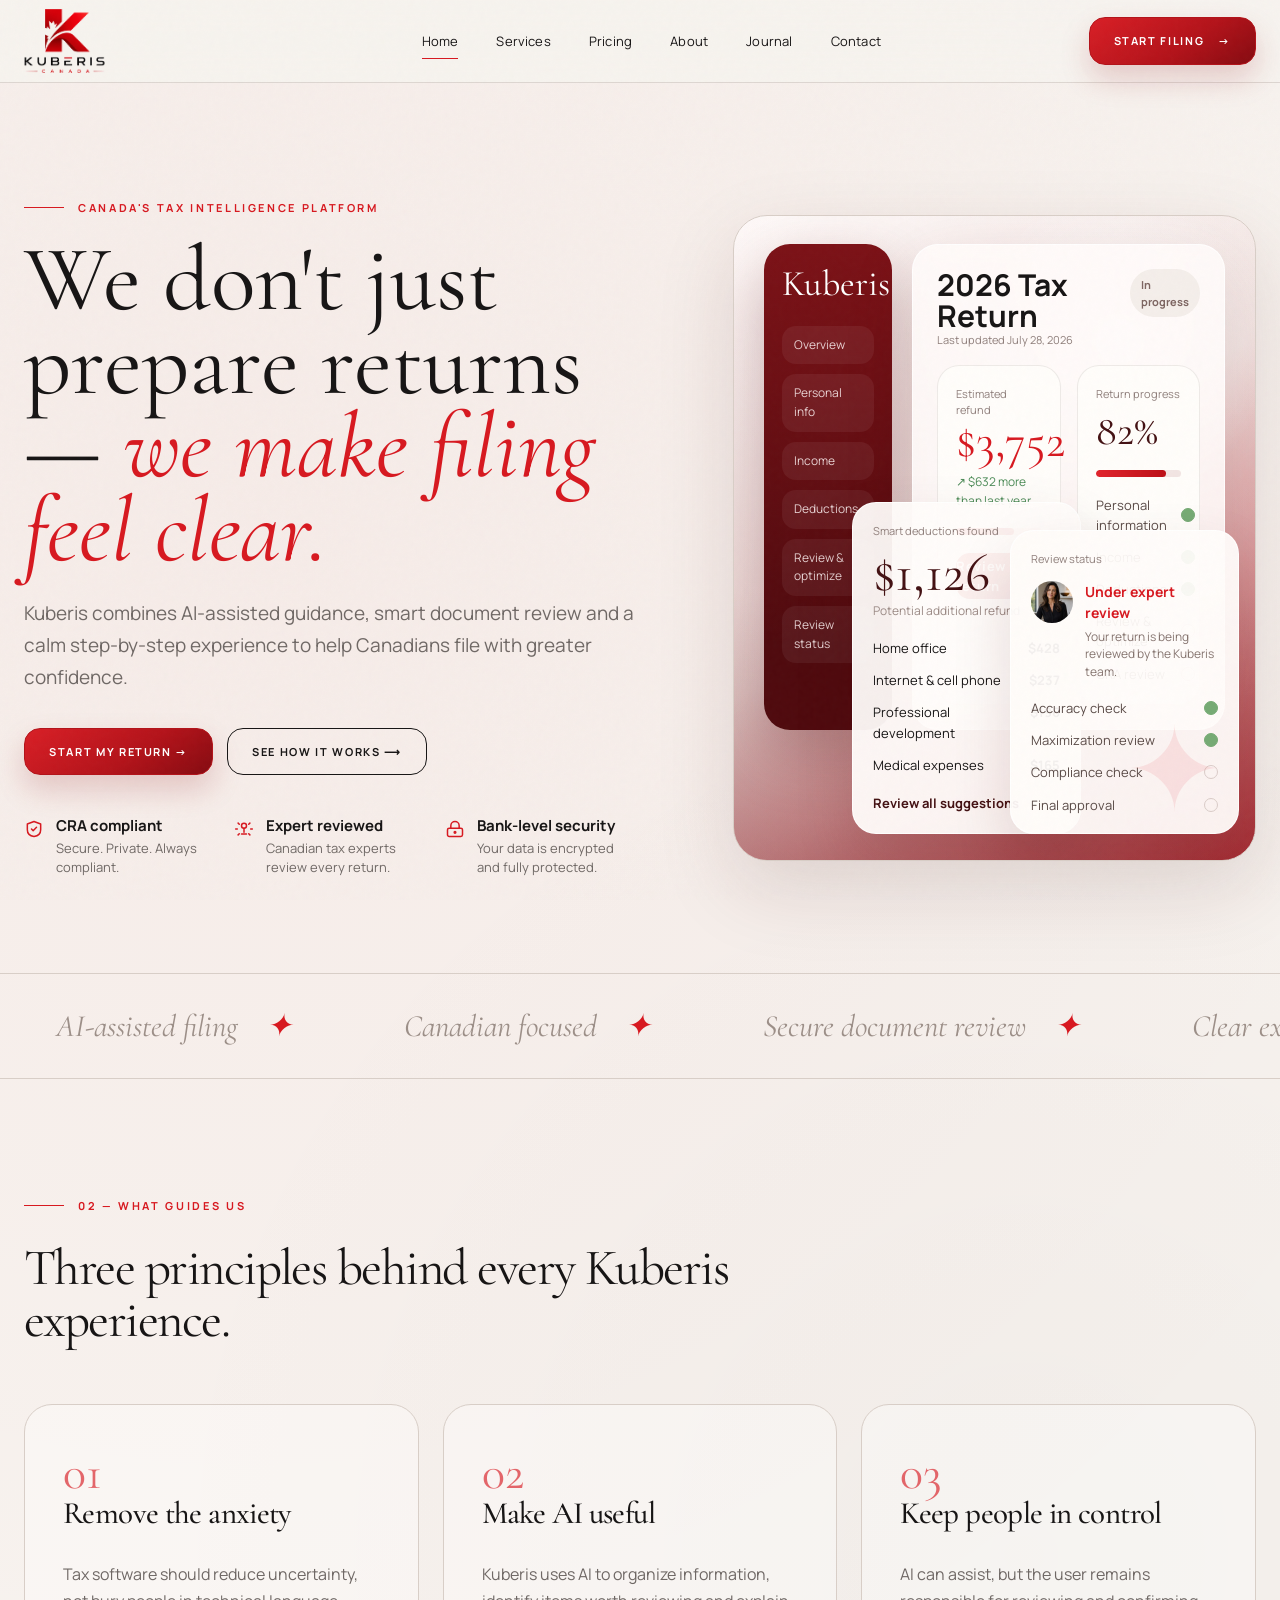
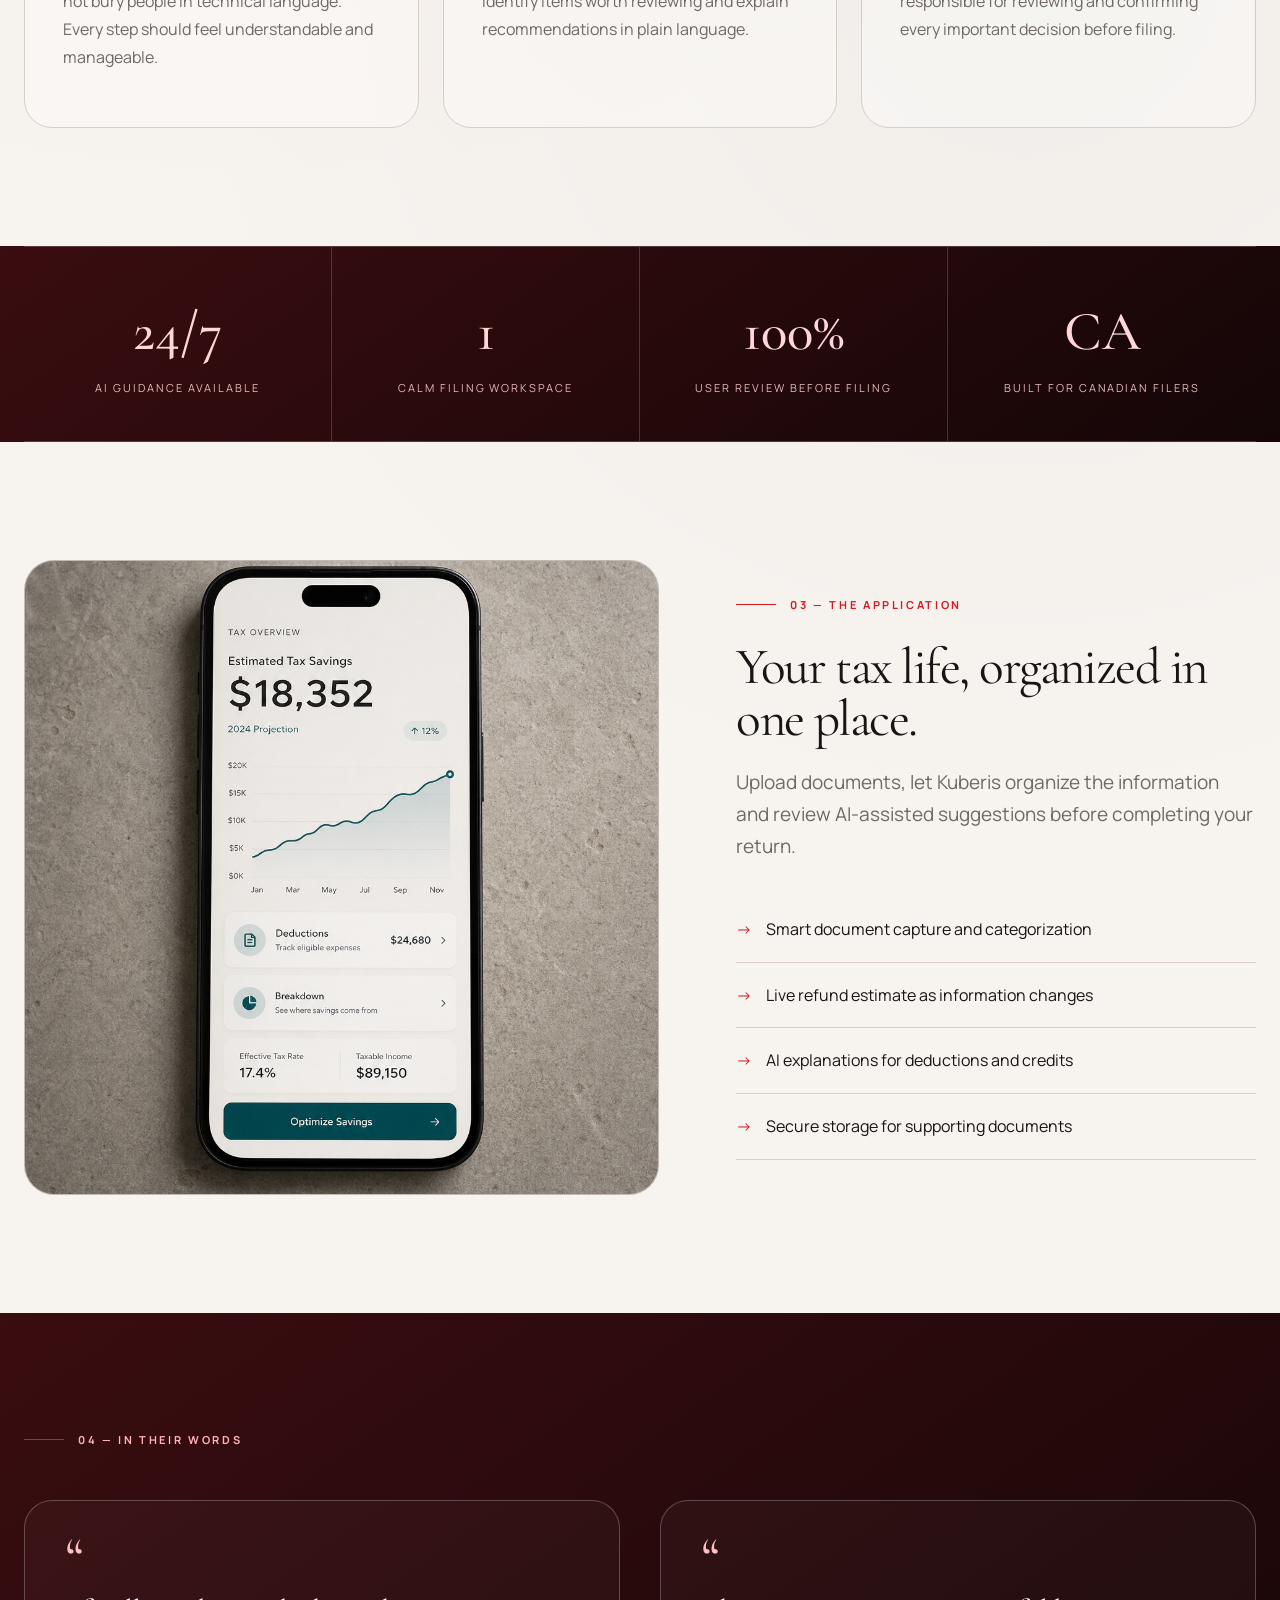
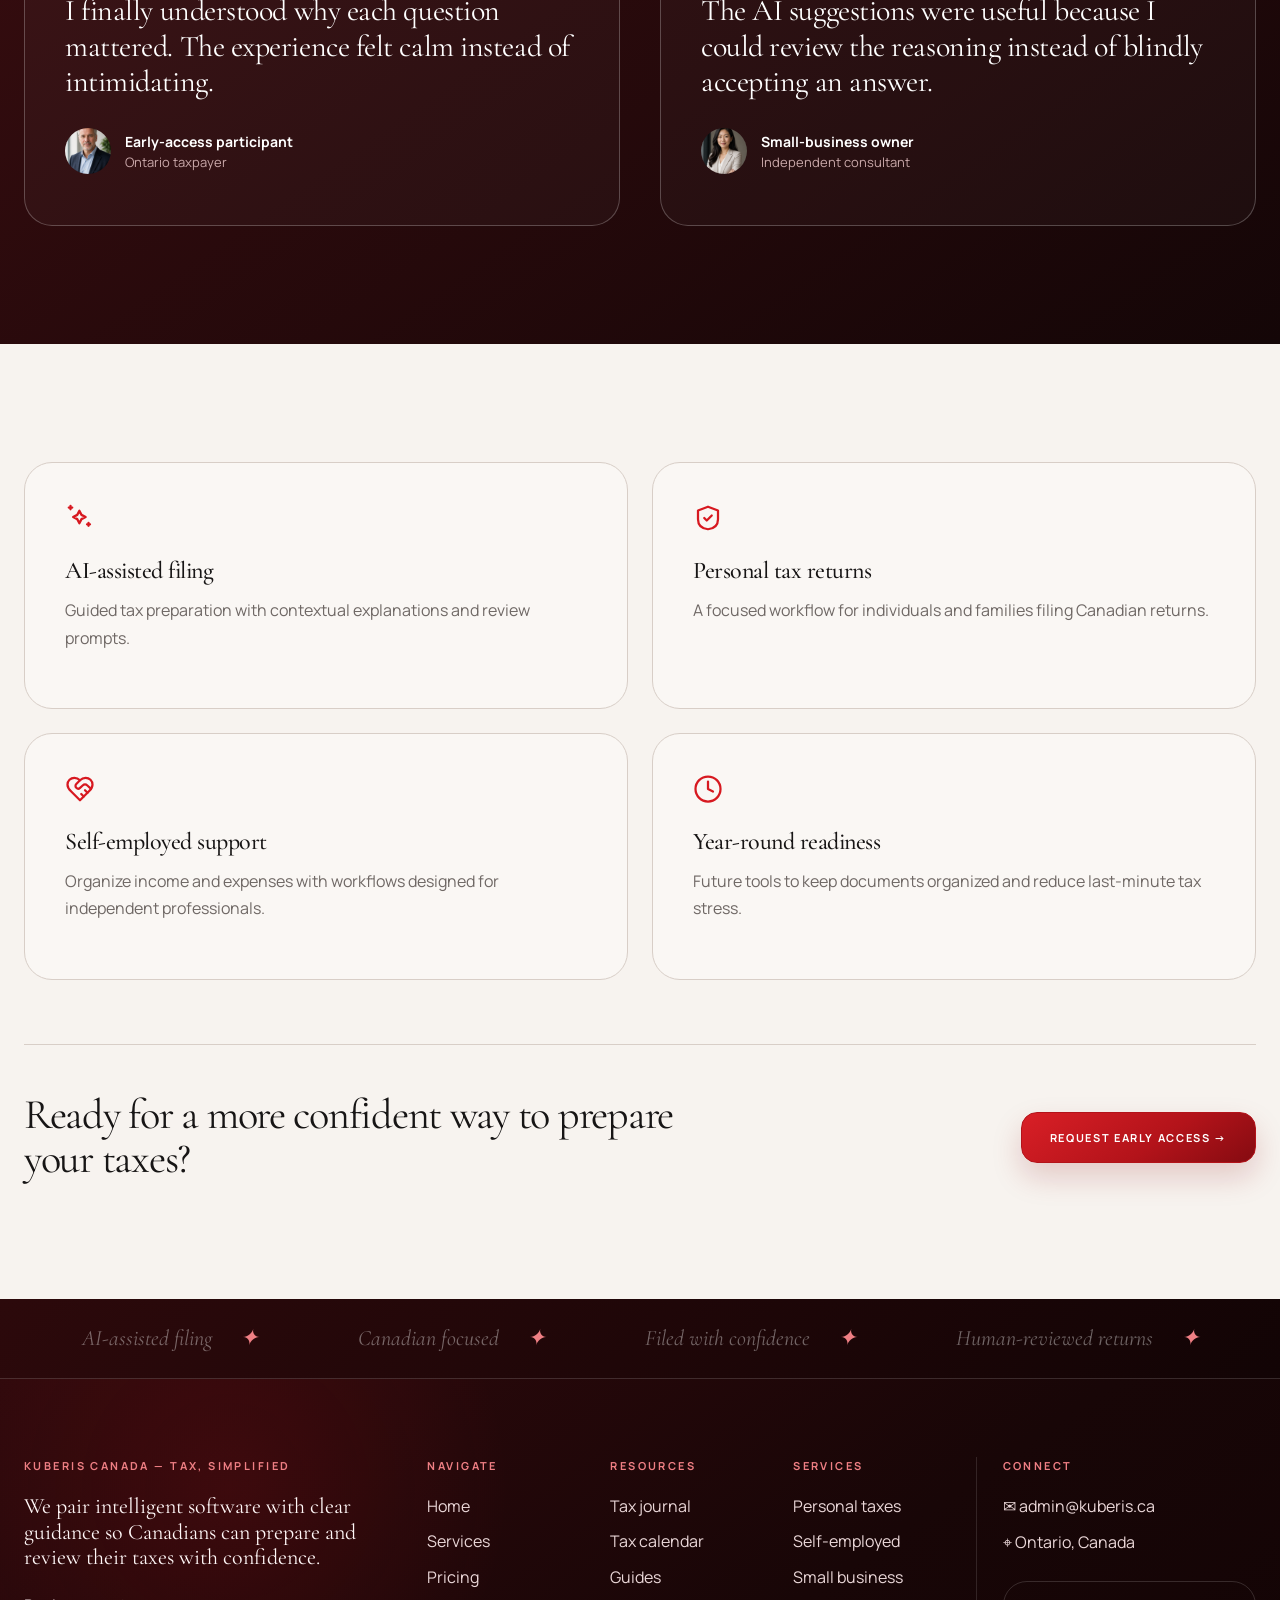
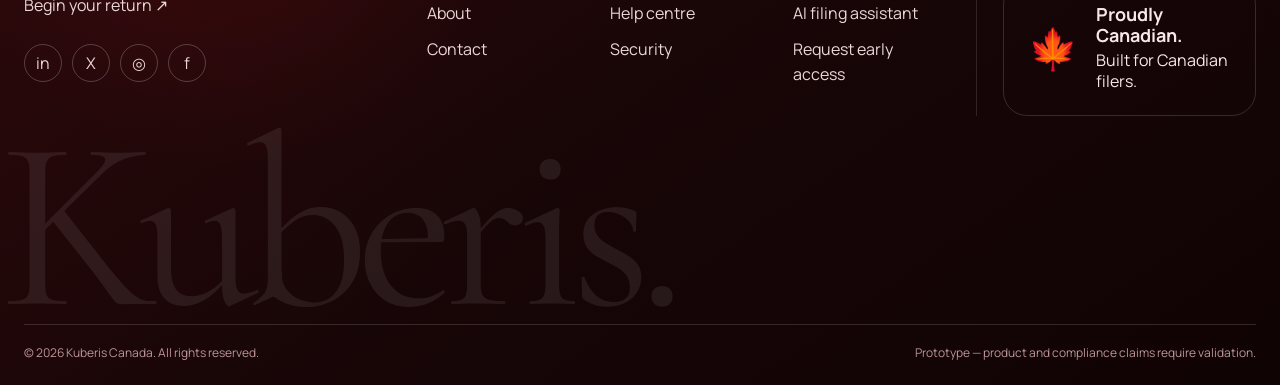
<file: index.html>
<!doctype html><html lang="en"><head><meta charset="utf-8"><meta name="viewport" content="width=device-width,initial-scale=1"><meta name="description" content="Kuberis Canada — AI-assisted tax filing for Canadians."><title>AI-assisted tax filing | Kuberis Canada</title><link rel="stylesheet" href="styles.css"></head><body>
<div data-site-header></div>
<main>
<section class="hero"><div class="container hero-grid">
<div class="fade">
<div class="kicker">Canada's tax intelligence platform</div>
<h1>We don't just prepare returns — <em>we make filing feel clear.</em></h1>
<p class="lead">Kuberis combines AI-assisted guidance, smart document review and a calm step-by-step experience to help Canadians file with greater confidence.</p>
<div class="actions"><a class="btn btn-red" href="contact.html">Start my return →</a><a class="btn" href="services.html">See how it works ⟶</a></div>
<div class="hero-trust">
  <div class="hero-trust-item">
    <div class="hero-trust-icon" aria-hidden="true">
      <svg viewBox="0 0 24 24" fill="none" stroke="currentColor" stroke-width="1.8" stroke-linecap="round" stroke-linejoin="round"><path d="M20 13c0 5-3.5 7.5-8 8-4.5-.5-8-3-8-8V6l8-3 8 3z"></path><path d="m9 12 2 2 4-4"></path></svg>
    </div>
    <div><strong>CRA compliant</strong><span>Secure. Private. Always compliant.</span></div>
  </div>
  <div class="hero-trust-item">
    <div class="hero-trust-icon" aria-hidden="true">
      <svg viewBox="0 0 24 24" fill="none" stroke="currentColor" stroke-width="1.8" stroke-linecap="round" stroke-linejoin="round"><circle cx="12" cy="8" r="3"></circle><path d="M12 11v5"></path><path d="M9 18h6"></path><path d="M4.93 4.93l1.41 1.41"></path><path d="M17.66 17.66l1.41 1.41"></path><path d="M2 12h2"></path><path d="M20 12h2"></path><path d="M4.93 19.07l1.41-1.41"></path><path d="M17.66 6.34l1.41-1.41"></path></svg>
    </div>
    <div><strong>Expert reviewed</strong><span>Canadian tax experts review every return.</span></div>
  </div>
  <div class="hero-trust-item">
    <div class="hero-trust-icon" aria-hidden="true">
      <svg viewBox="0 0 24 24" fill="none" stroke="currentColor" stroke-width="1.8" stroke-linecap="round" stroke-linejoin="round"><rect x="3" y="11" width="18" height="10" rx="2"></rect><path d="M7 11V8a5 5 0 0 1 10 0v3"></path><circle cx="12" cy="16" r="1"></circle></svg>
    </div>
    <div><strong>Bank-level security</strong><span>Your data is encrypted and fully protected.</span></div>
  </div>
</div>
</div>
<div class="hero-art hero-art-hybrid fade">
  <div class="hero-dashboard">
    <aside class="hero-sidebar">
      <div class="hero-brand">Kuberis</div>
      <nav class="hero-sidebar-nav">
        <span>Overview</span>
        <span>Personal info</span>
        <span>Income</span>
        <span>Deductions</span>
        <span>Review & optimize</span>
        <span>Review status</span>
      </nav>
    </aside>
    <div class="hero-main-panel">
      <div class="hero-main-top">
        <div>
          <strong>2026 Tax Return</strong>
          <small>Last updated July 28, 2026</small>
        </div>
        <span class="hero-status-pill">In progress</span>
      </div>
      <div class="hero-main-grid">
        <div class="hero-stat-card">
          <small>Estimated refund</small>
          <div class="refund">$3,752</div>
          <span class="hero-growth">↗ $632 more than last year</span>
          <div class="hero-progress"><span style="width:68%"></span></div>
          <a class="hero-review-btn" href="contact.html">Review return</a>
        </div>
        <div class="hero-stat-card">
          <small>Return progress</small>
          <div class="hero-progress-value">82%</div>
          <div class="hero-progress hero-progress-red"><span style="width:82%"></span></div>
          <ul class="hero-checklist">
            <li><span>Personal information</span><b class="done"></b></li>
            <li><span>Income</span><b class="done"></b></li>
            <li><span>Deductions</span><b class="done"></b></li>
            <li><span>Review & optimize</span><b class="pending"></b></li>
            <li><span>CRA review</span><b class="pending"></b></li>
          </ul>
        </div>
      </div>
    </div>
    <div class="hero-float hero-float-left">
      <small>Smart deductions found</small>
      <div class="hero-float-amount">$1,126</div>
      <span>Potential additional refund</span>
      <ul>
        <li><span>Home office</span><strong>$428</strong></li>
        <li><span>Internet & cell phone</span><strong>$237</strong></li>
        <li><span>Professional development</span><strong>$196</strong></li>
        <li><span>Medical expenses</span><strong>$165</strong></li>
      </ul>
      <a href="services.html">Review all suggestions</a>
    </div>
    <div class="hero-float hero-float-right">
      <small>Review status</small>
      <div class="hero-review-person">
        <div class="hero-review-avatar"></div>
        <div>
          <strong>Under expert review</strong>
          <span>Your return is being reviewed by the Kuberis team.</span>
        </div>
      </div>
      <ul class="hero-checklist hero-checklist-review">
        <li><span>Accuracy check</span><b class="done"></b></li>
        <li><span>Maximization review</span><b class="done"></b></li>
        <li><span>Compliance check</span><b class="pending"></b></li>
        <li><span>Final approval</span><b class="pending"></b></li>
      </ul>
      <div class="hero-float-maple">✦</div>
    </div>
  </div>
</div>
</div></section>

<div class="marquee"><div class="marquee-track">
<div class="marquee-group"><span>AI-assisted filing <b>✦</b></span><span>Canadian focused <b>✦</b></span><span>Secure document review <b>✦</b></span><span>Clear explanations <b>✦</b></span><span>Personal &amp; business taxes <b>✦</b></span></div>
<div class="marquee-group" aria-hidden="true"><span>AI-assisted filing <b>✦</b></span><span>Canadian focused <b>✦</b></span><span>Secure document review <b>✦</b></span><span>Clear explanations <b>✦</b></span><span>Personal &amp; business taxes <b>✦</b></span></div>
</div></div>

<section class="section home-manifest"><div class="container">
<div class="section-head fade"><div class="kicker">02 — What guides us</div><h2 class="heading-section">Three principles behind every Kuberis experience.</h2></div>
<div class="beliefs fade">
<article class="belief"><div class="number">01</div><h3>Remove the anxiety</h3><p>Tax software should reduce uncertainty, not bury people in technical language. Every step should feel understandable and manageable.</p></article>
<article class="belief"><div class="number">02</div><h3>Make AI useful</h3><p>Kuberis uses AI to organize information, identify items worth reviewing and explain recommendations in plain language.</p></article>
<article class="belief"><div class="number">03</div><h3>Keep people in control</h3><p>AI can assist, but the user remains responsible for reviewing and confirming every important decision before filing.</p></article>
</div></div></section>

<section class="section-dark"><div class="container metrics">
<div class="metric"><strong>24/7</strong><span>AI guidance available</span></div>
<div class="metric"><strong>1</strong><span>Calm filing workspace</span></div>
<div class="metric"><strong>100%</strong><span>User review before filing</span></div>
<div class="metric"><strong>CA</strong><span>Built for Canadian filers</span></div>
</div></section>

<section class="section home-application"><div class="container app-grid">
<div class="phone-stage fade"><img class="application-shot" src="assets/application-reference-generated.png" alt="Kuberis application reference"></div>
<div class="fade"><div class="kicker">03 — The application</div><h2 class="heading-section">Your tax life, organized in one place.</h2><p class="lead">Upload documents, let Kuberis organize the information and review AI-assisted suggestions before completing your return.</p>
<ul class="line-list"><li>Smart document capture and categorization</li><li>Live refund estimate as information changes</li><li>AI explanations for deductions and credits</li><li>Secure storage for supporting documents</li></ul>
</div></div></section>

<section class="section section-dark"><div class="container">
<div class="section-head fade"><div class="kicker" style="color:#ffb5b8">04 — In their words</div></div>
<div class="testimonials">
<article class="quote-card fade"><div class="quote-mark">“</div><blockquote>I finally understood why each question mattered. The experience felt calm instead of intimidating.</blockquote><div class="person"><div class="avatar"></div><div><strong>Early-access participant</strong><small>Ontario taxpayer</small></div></div></article>
<article class="quote-card fade"><div class="quote-mark">“</div><blockquote>The AI suggestions were useful because I could review the reasoning instead of blindly accepting an answer.</blockquote><div class="person"><div class="avatar"></div><div><strong>Small-business owner</strong><small>Independent consultant</small></div></div></article>
</div></div></section>

<section class="section"><div class="container">
<div class="services-grid fade">
<article class="service"><div class="service-icon" aria-hidden="true"><svg viewBox="0 0 24 24" fill="none" stroke="currentColor" stroke-width="1.8" stroke-linecap="round" stroke-linejoin="round"><path d="m11.5 6.2-1.7 3.3-3.3 1.7 3.3 1.7 1.7 3.3 1.7-3.3 3.3-1.7-3.3-1.7z"></path><path d="M4.4 2.2v2.8"></path><path d="M3 3.6h2.8"></path><path d="M18.8 15.8v2.4"></path><path d="M17.6 17h2.4"></path></svg></div><h3 class="heading-card">AI-assisted filing</h3><p>Guided tax preparation with contextual explanations and review prompts.</p></article>
<article class="service"><div class="service-icon" aria-hidden="true"><svg viewBox="0 0 24 24" fill="none" stroke="currentColor" stroke-width="1.8" stroke-linecap="round" stroke-linejoin="round"><path d="M20 13c0 5-3.5 7.5-8 8-4.5-.5-8-3-8-8V6l8-3 8 3z"></path><path d="m9 12 2 2 4-4"></path></svg></div><h3 class="heading-card">Personal tax returns</h3><p>A focused workflow for individuals and families filing Canadian returns.</p></article>
<article class="service"><div class="service-icon" aria-hidden="true"><svg viewBox="0 0 24 24" fill="none" stroke="currentColor" stroke-width="1.8" stroke-linecap="round" stroke-linejoin="round"><path d="M19 14c1.49-1.46 3-3.21 3-5.5A5.5 5.5 0 0 0 16.5 3c-1.76 0-3 .5-4.5 2-1.5-1.5-2.74-2-4.5-2A5.5 5.5 0 0 0 2 8.5c0 2.3 1.5 4.05 3 5.5l7 7Z"></path><path d="M12 5 9.04 7.96a2.17 2.17 0 0 0 0 3.08c.82.82 2.13.85 3 .07l2.07-1.9a2.82 2.82 0 0 1 3.79 0l2.96 2.66"></path><path d="m18 15-2-2"></path><path d="m15 18-2-2"></path></svg></div><h3 class="heading-card">Self-employed support</h3><p>Organize income and expenses with workflows designed for independent professionals.</p></article>
<article class="service"><div class="service-icon" aria-hidden="true"><svg viewBox="0 0 24 24" fill="none" stroke="currentColor" stroke-width="1.8" stroke-linecap="round" stroke-linejoin="round"><circle cx="12" cy="12" r="10"></circle><polyline points="12 6 12 12 16 14"></polyline></svg></div><h3 class="heading-card">Year-round readiness</h3><p>Future tools to keep documents organized and reduce last-minute tax stress.</p></article>
</div>
<div class="cta-row fade"><h2 class="heading-cta">Ready for a more confident way to prepare your taxes?</h2><a class="btn btn-red" href="contact.html">Request early access →</a></div>
</div></section>
</main>
<div data-site-footer></div>
<script src="script.js"></script>

<div
  data-chat-widget-id="lb_widget_edd6f1019c329133d3f582d90e368855e5fa"
  data-base-url="https://app.dev.trestelo.com"
  data-theme="light"
  data-launcher-position="bottom-right"
  data-title="Ritemaid"
  data-greeting="Hi! How can we help you today?"
></div>
<script src="chat-drawer.js"></script>
<script src="https://app.dev.trestelo.com/widget/chat-widget-embed.js" async defer></script>
</body>
</html>
</file>
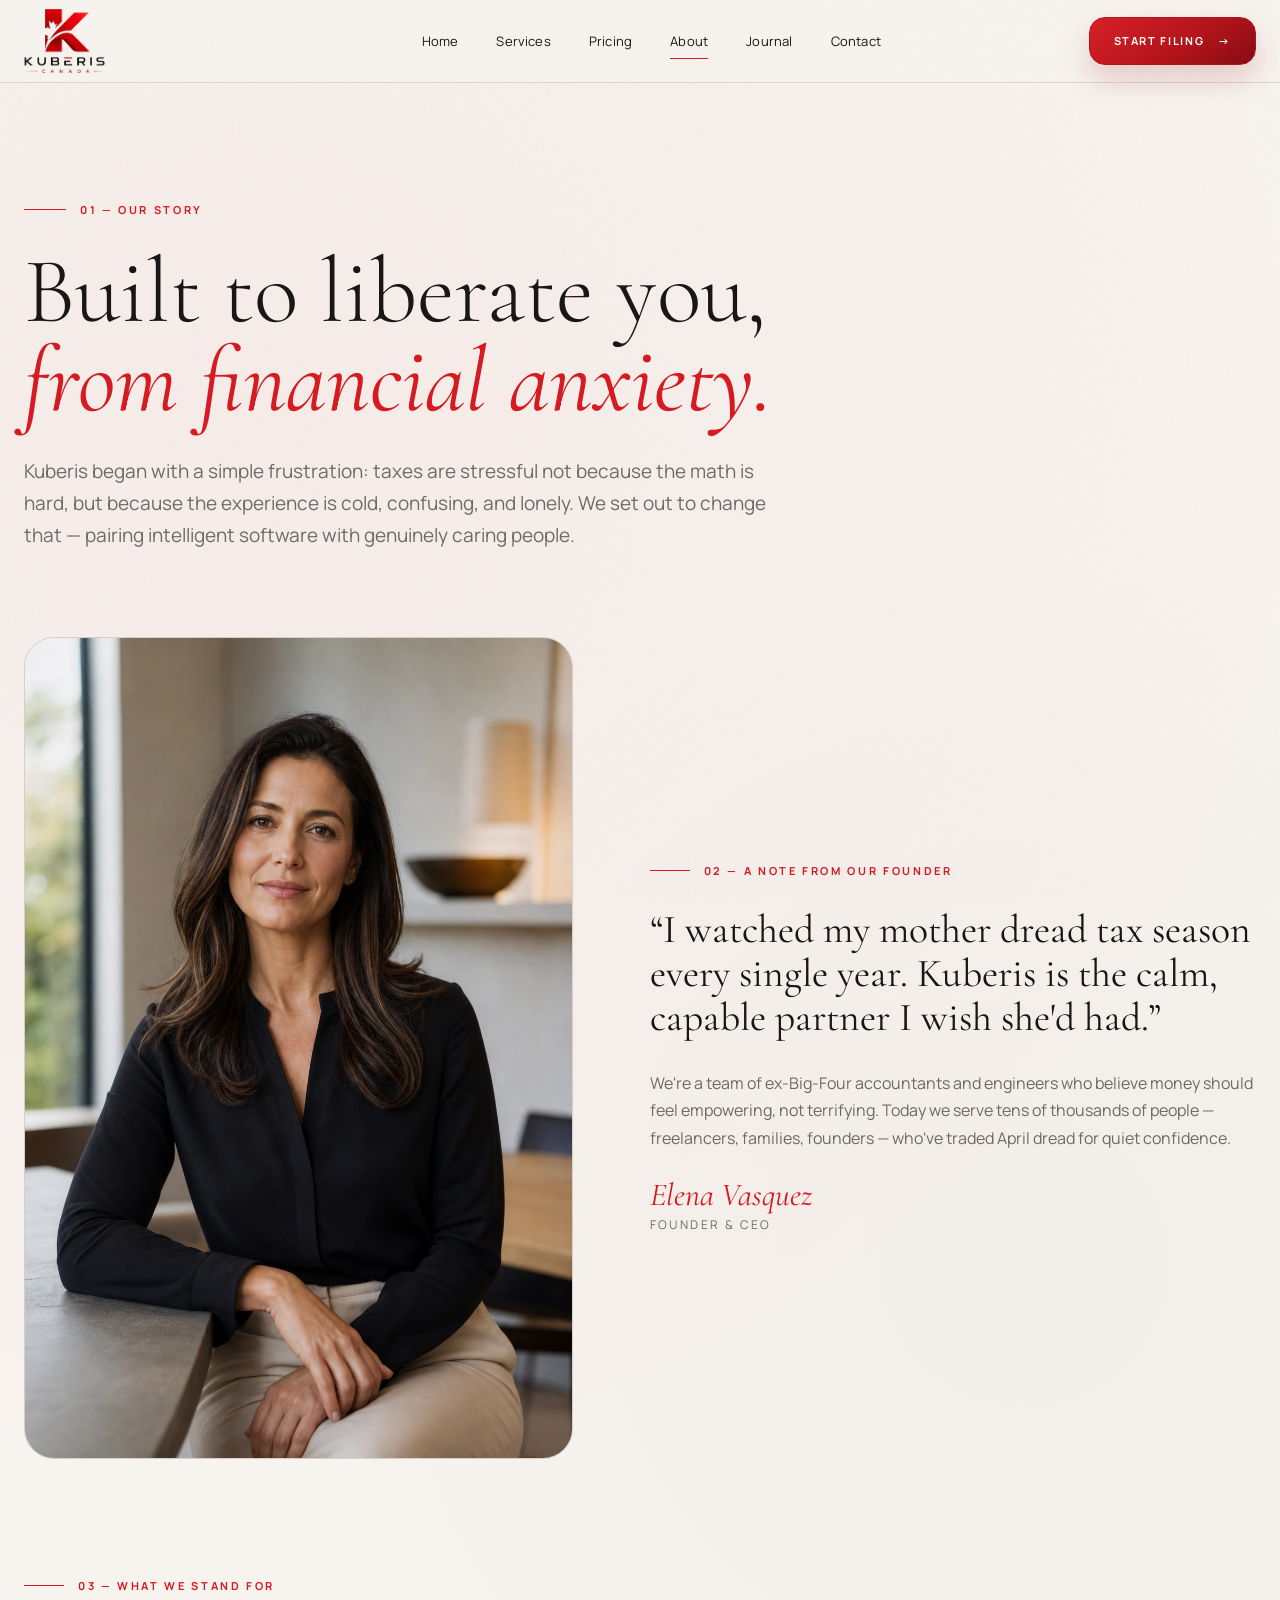
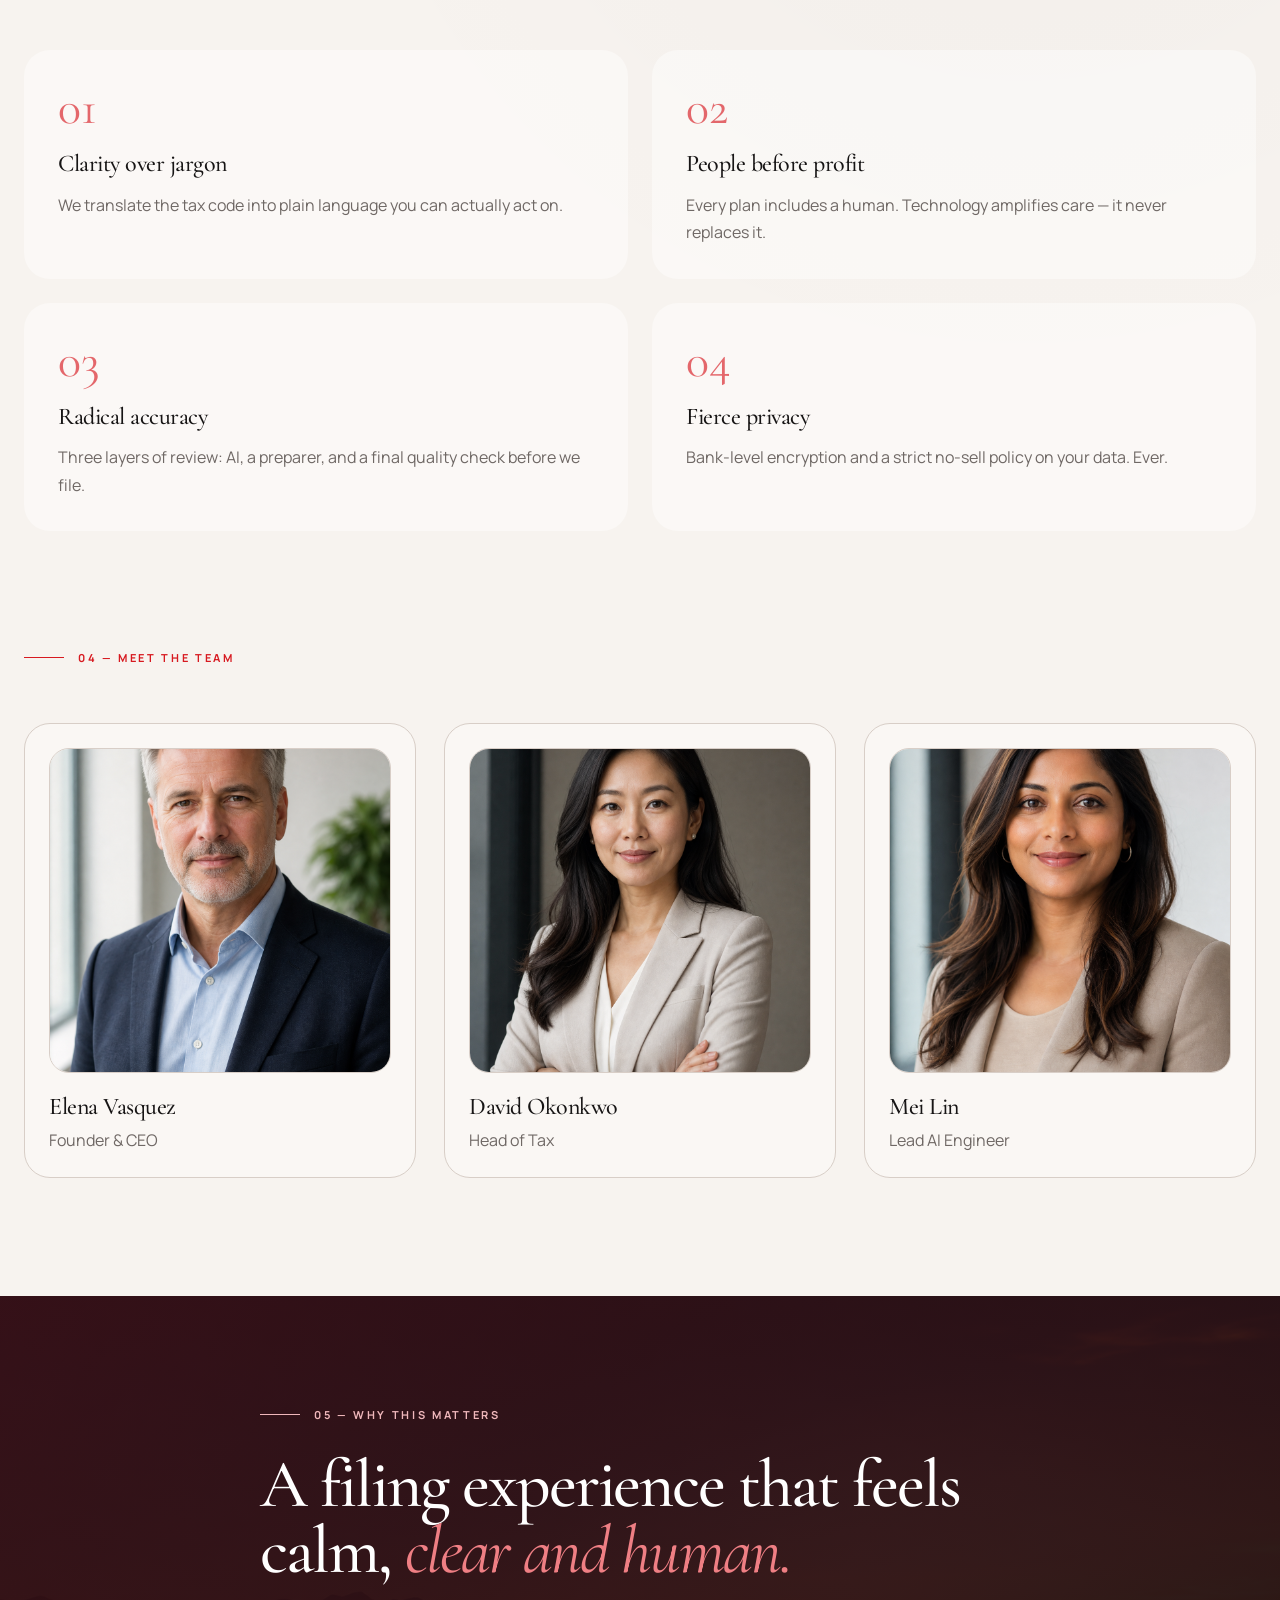
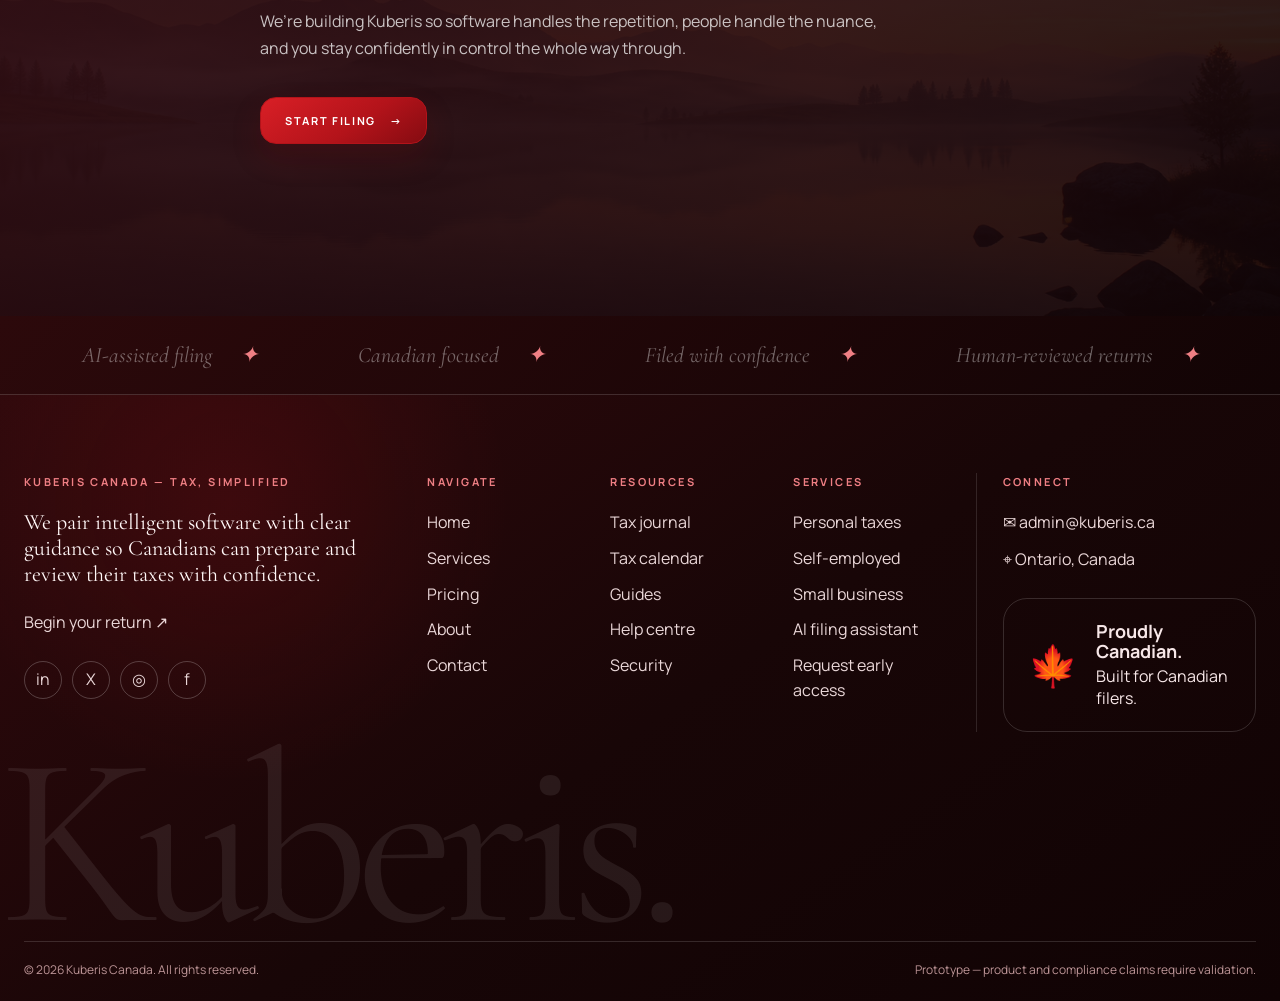
<file: about.html>
<!doctype html><html lang="en"><head><meta charset="utf-8"><meta name="viewport" content="width=device-width,initial-scale=1"><meta name="description" content="Kuberis Canada — AI-assisted tax filing for Canadians."><title>About | Kuberis Canada</title><link rel="stylesheet" href="styles.css"></head><body>
<div data-site-header></div>
<main class="about-page">
  <section class="page-hero about-page-hero">
    <div class="container fade">
      <div class="kicker">01 — Our story</div>
      <h1>Built to liberate you, <em>from financial anxiety.</em></h1>
      <p class="lead">Kuberis began with a simple frustration: taxes are stressful not because the math is hard, but because the experience is cold, confusing, and lonely. We set out to change that — pairing intelligent software with genuinely caring people.</p>
    </div>
  </section>

  <section class="section about-founder-section">
    <div class="container about-founder-layout">
      <div class="about-founder-image fade">
        <img src="assets/about-founder-generated.png" alt="Founder portrait">
      </div>

      <div class="about-founder-copy fade">
        <div class="kicker">02 — A note from our founder</div>
        <p class="about-founder-quote">“I watched my mother dread tax season every single year. Kuberis is the calm, capable partner I wish she'd had.”</p>
        <p>We're a team of ex-Big-Four accountants and engineers who believe money should feel empowering, not terrifying. Today we serve tens of thousands of people — freelancers, families, founders — who've traded April dread for quiet confidence.</p>
        <p class="about-founder-name">Elena Vasquez</p>
        <p class="about-founder-role">Founder &amp; CEO</p>
      </div>
    </div>
  </section>

  <section class="section about-values-section">
    <div class="container">
      <div class="fade"><div class="kicker">03 — What we stand for</div></div>
      <div class="about-values-grid fade">
        <article class="about-value-card">
          <div class="number about-value-number">01</div>
          <h3 class="heading-card">Clarity over jargon</h3>
          <p>We translate the tax code into plain language you can actually act on.</p>
        </article>
        <article class="about-value-card">
          <div class="number about-value-number">02</div>
          <h3 class="heading-card">People before profit</h3>
          <p>Every plan includes a human. Technology amplifies care — it never replaces it.</p>
        </article>
        <article class="about-value-card">
          <div class="number about-value-number">03</div>
          <h3 class="heading-card">Radical accuracy</h3>
          <p>Three layers of review: AI, a preparer, and a final quality check before we file.</p>
        </article>
        <article class="about-value-card">
          <div class="number about-value-number">04</div>
          <h3 class="heading-card">Fierce privacy</h3>
          <p>Bank-level encryption and a strict no-sell policy on your data. Ever.</p>
        </article>
      </div>
    </div>
  </section>

  <section class="section about-team-section">
    <div class="container">
      <div class="fade"><div class="kicker">04 — Meet the team</div></div>
      <div class="about-team-grid fade">
        <article class="about-team-card">
          <div class="about-team-photo"><img src="assets/about-team-1-generated.png" alt="Elena Vasquez"></div>
          <h3 class="heading-card">Elena Vasquez</h3>
          <p>Founder &amp; CEO</p>
        </article>
        <article class="about-team-card">
          <div class="about-team-photo"><img src="assets/about-team-2-generated.png" alt="David Okonkwo"></div>
          <h3 class="heading-card">David Okonkwo</h3>
          <p>Head of Tax</p>
        </article>
        <article class="about-team-card">
          <div class="about-team-photo"><img src="assets/about-team-3-generated.png" alt="Mei Lin"></div>
          <h3 class="heading-card">Mei Lin</h3>
          <p>Lead AI Engineer</p>
        </article>
      </div>
    </div>
  </section>

  <section class="about-calm-band">
    <img class="about-calm-image" src="assets/about-calm-band-generated.png" alt="">
    <div class="about-calm-overlay"></div>
    <div class="container about-calm-content fade">
      <div class="kicker kicker-on-dark">05 — Why this matters</div>
      <h2 class="about-calm-title">A filing experience that feels calm, <em>clear and human.</em></h2>
      <p>We’re building Kuberis so software handles the repetition, people handle the nuance, and you stay confidently in control the whole way through.</p>
      <a class="btn btn-red" href="contact.html">Start filing <span>→</span></a>
    </div>
  </section>
</main>
<div data-site-footer></div><script src="script.js"></script></body></html>
</file>
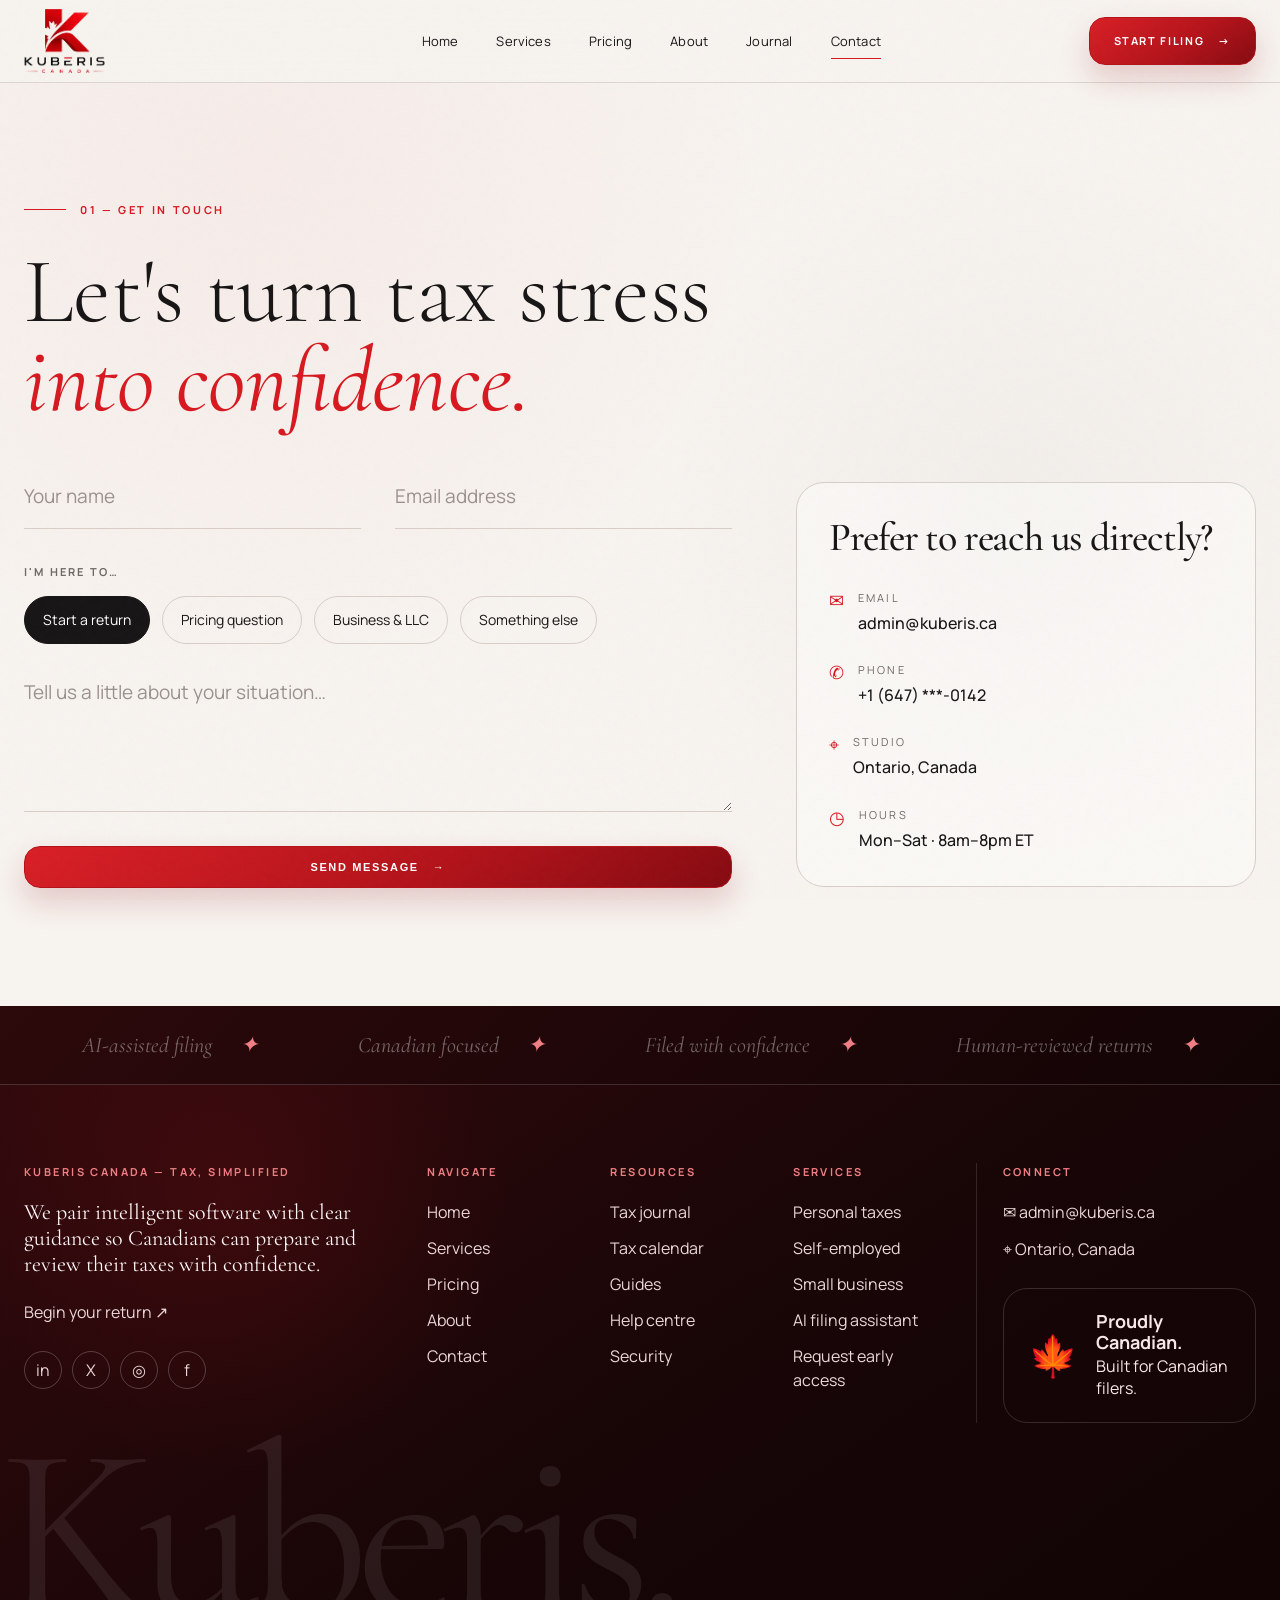
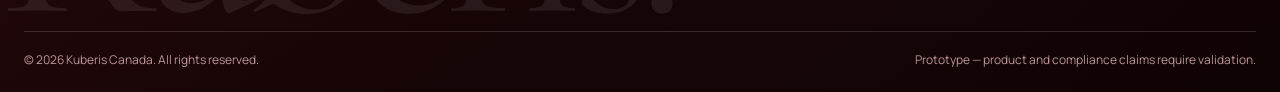
<file: contact.html>
<!doctype html><html lang="en"><head><meta charset="utf-8"><meta name="viewport" content="width=device-width,initial-scale=1"><meta name="description" content="Kuberis Canada — AI-assisted tax filing for Canadians."><title>Contact | Kuberis Canada</title><link rel="stylesheet" href="styles.css"></head><body>
<div data-site-header></div>
<main class="contact-page">
  <section class="page-hero contact-page-hero">
    <div class="container fade">
      <div class="kicker">01 — Get in touch</div>
      <h1>Let's turn tax stress <em>into confidence.</em></h1>
    </div>
  </section>

  <section class="section contact-main-section">
    <div class="container contact-layout">
      <div class="contact-form-wrap fade">
        <form class="contact-form-modern" onsubmit="event.preventDefault();alert('Prototype form submitted.');">
          <div class="contact-form-grid">
            <input required type="text" placeholder="Your name">
            <input required type="email" placeholder="Email address">
          </div>

          <div class="contact-subjects">
            <p>I'm here to…</p>
            <div class="contact-pill-row">
              <button type="button" class="contact-pill active">Start a return</button>
              <button type="button" class="contact-pill">Pricing question</button>
              <button type="button" class="contact-pill">Business &amp; LLC</button>
              <button type="button" class="contact-pill">Something else</button>
            </div>
          </div>

          <textarea rows="4" placeholder="Tell us a little about your situation…"></textarea>
          <button class="btn btn-red" type="submit">Send message <span>→</span></button>
        </form>
      </div>

      <aside class="contact-details-card fade">
        <h2 class="contact-details-title">Prefer to reach us directly?</h2>
        <div class="contact-detail-list">
          <div class="contact-detail-item">
            <div class="contact-detail-icon">✉</div>
            <div><span>Email</span><strong>admin@kuberis.ca</strong></div>
          </div>
          <div class="contact-detail-item">
            <div class="contact-detail-icon">✆</div>
            <div><span>Phone</span><strong>+1 (647) ***-0142</strong></div>
          </div>
          <div class="contact-detail-item">
            <div class="contact-detail-icon">⌖</div>
            <div><span>Studio</span><strong>Ontario, Canada</strong></div>
          </div>
          <div class="contact-detail-item">
            <div class="contact-detail-icon">◷</div>
            <div><span>Hours</span><strong>Mon–Sat · 8am–8pm ET</strong></div>
          </div>
        </div>
      </aside>
    </div>
  </section>
</main>
<div data-site-footer></div><script src="script.js"></script></body></html>
</file>
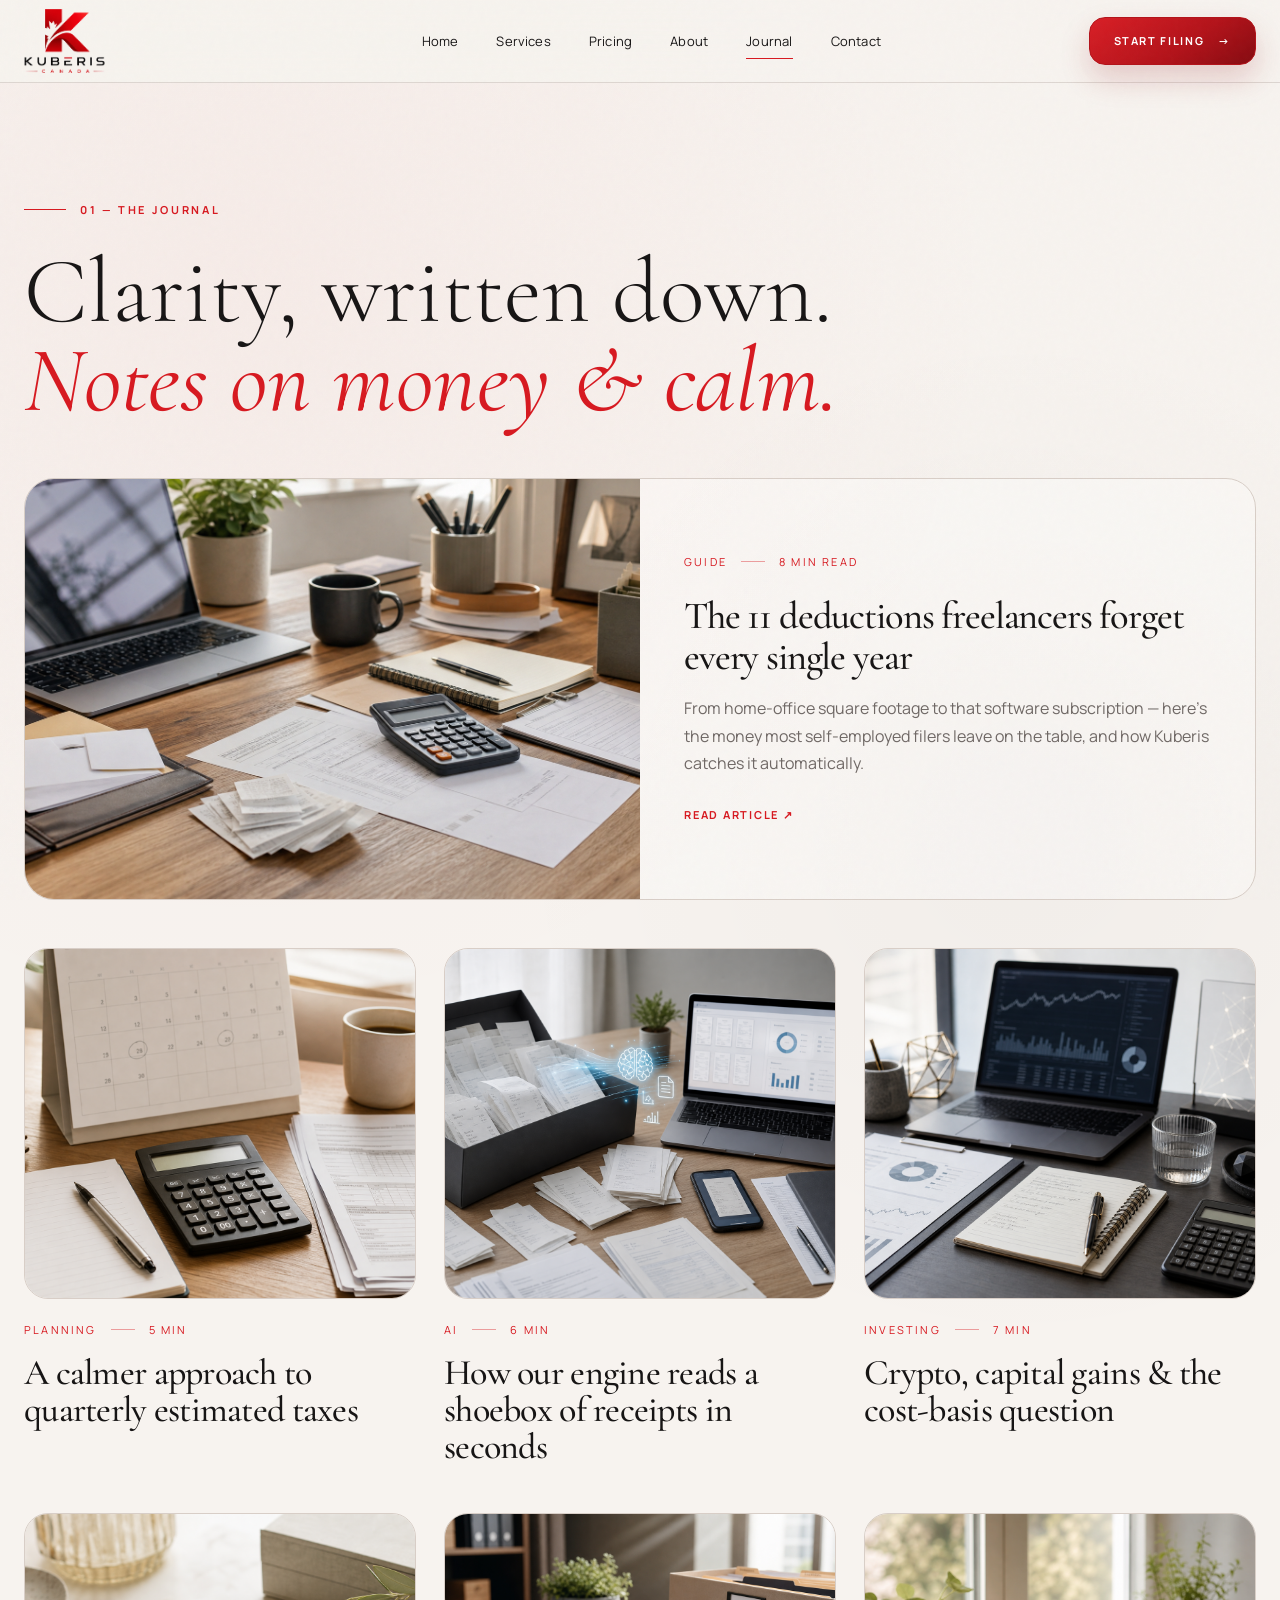
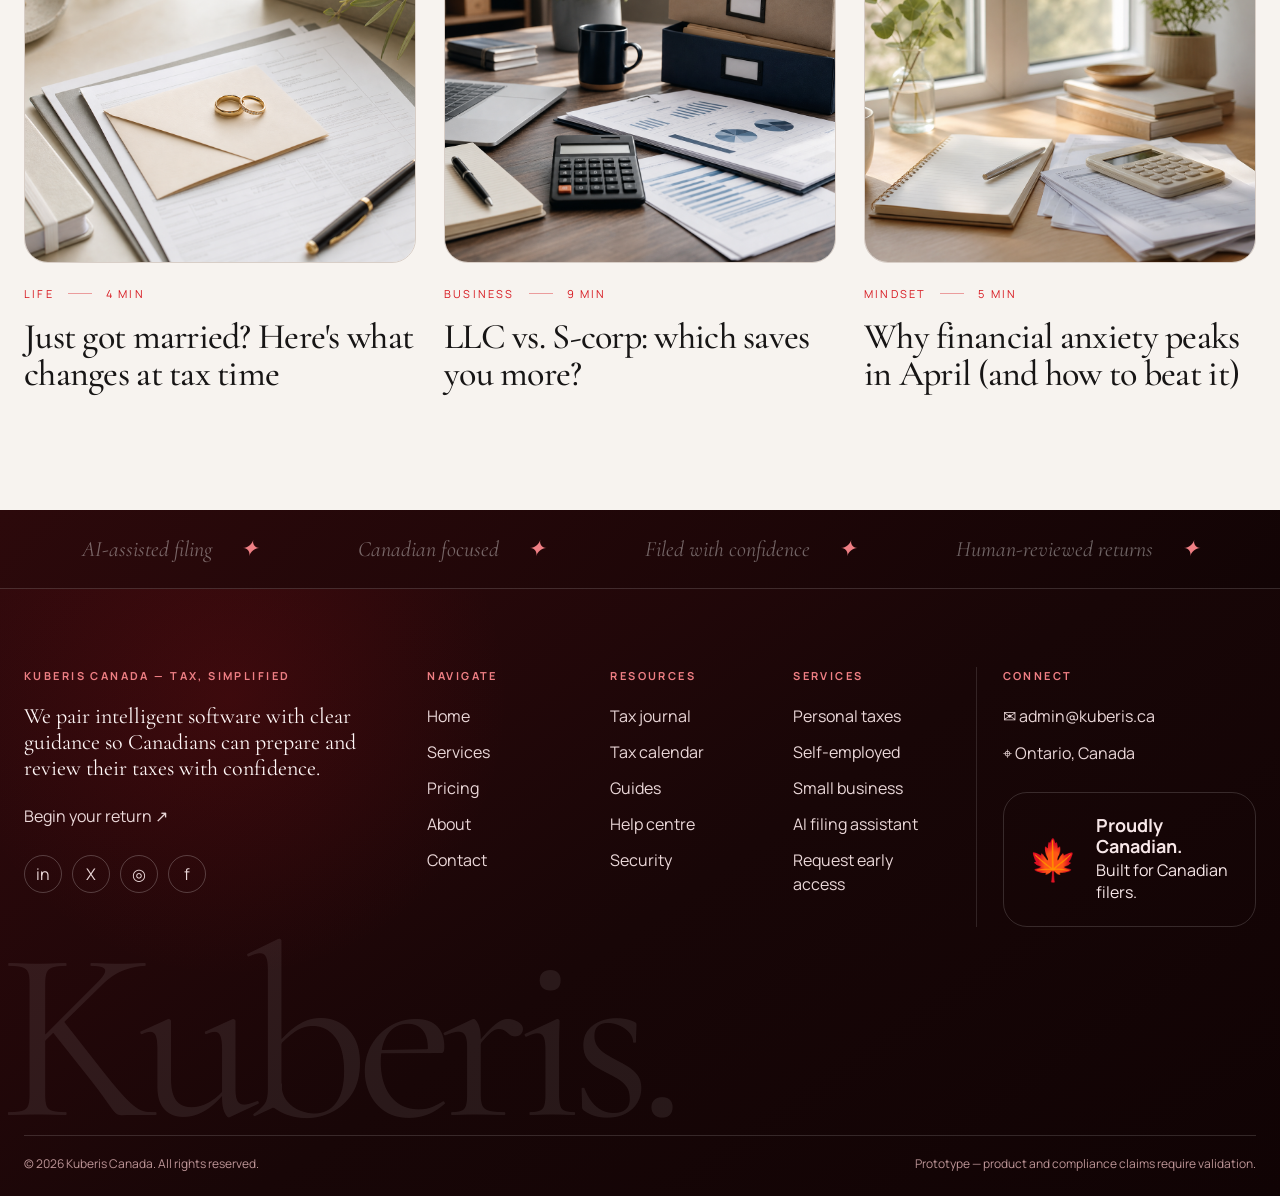
<file: journal.html>
<!doctype html><html lang="en"><head><meta charset="utf-8"><meta name="viewport" content="width=device-width,initial-scale=1"><meta name="description" content="Kuberis Canada — AI-assisted tax filing for Canadians."><title>Journal | Kuberis Canada</title><link rel="stylesheet" href="styles.css"></head><body>
<div data-site-header></div>
<main class="journal-page">
  <section class="page-hero journal-page-hero">
    <div class="container fade">
      <div class="kicker">01 — The journal</div>
      <h1>Clarity, written down. <em>Notes on money &amp; calm.</em></h1>
    </div>
  </section>

  <section class="journal-featured-section">
    <div class="container">
      <article class="journal-featured fade">
        <div class="journal-featured-media">
          <img src="assets/journal-featured-generated.png" alt="The 11 deductions freelancers forget every single year">
        </div>
        <div class="journal-featured-copy">
          <div class="journal-meta"><span>Guide</span><span class="journal-meta-line"></span><span>8 min read</span></div>
          <h2 class="journal-featured-title">The 11 deductions freelancers forget every single year</h2>
          <p>From home-office square footage to that software subscription — here's the money most self-employed filers leave on the table, and how Kuberis catches it automatically.</p>
          <a class="journal-read-link" href="#">Read article ↗</a>
        </div>
      </article>
    </div>
  </section>

  <section class="section journal-grid-section">
    <div class="container journal-grid">
      <article class="journal-card fade">
        <div class="journal-card-media"><img src="assets/journal-planning-generated.png" alt="A calmer approach to quarterly estimated taxes"></div>
        <div class="journal-meta"><span>Planning</span><span class="journal-meta-line"></span><span>5 min</span></div>
        <h3 class="heading-card">A calmer approach to quarterly estimated taxes</h3>
      </article>
      <article class="journal-card fade">
        <div class="journal-card-media"><img src="assets/journal-ai-generated.png" alt="How our engine reads a shoebox of receipts in seconds"></div>
        <div class="journal-meta"><span>AI</span><span class="journal-meta-line"></span><span>6 min</span></div>
        <h3 class="heading-card">How our engine reads a shoebox of receipts in seconds</h3>
      </article>
      <article class="journal-card fade">
        <div class="journal-card-media"><img src="assets/journal-crypto-generated.png" alt="Crypto, capital gains and the cost-basis question"></div>
        <div class="journal-meta"><span>Investing</span><span class="journal-meta-line"></span><span>7 min</span></div>
        <h3 class="heading-card">Crypto, capital gains &amp; the cost-basis question</h3>
      </article>
      <article class="journal-card fade">
        <div class="journal-card-media"><img src="assets/journal-life-generated.png" alt="Just got married Here's what changes at tax time"></div>
        <div class="journal-meta"><span>Life</span><span class="journal-meta-line"></span><span>4 min</span></div>
        <h3 class="heading-card">Just got married? Here's what changes at tax time</h3>
      </article>
      <article class="journal-card fade">
        <div class="journal-card-media"><img src="assets/journal-business-generated.png" alt="LLC vs S-corp which saves you more"></div>
        <div class="journal-meta"><span>Business</span><span class="journal-meta-line"></span><span>9 min</span></div>
        <h3 class="heading-card">LLC vs. S-corp: which saves you more?</h3>
      </article>
      <article class="journal-card fade">
        <div class="journal-card-media"><img src="assets/journal-mindset-generated.png" alt="Why financial anxiety peaks in April and how to beat it"></div>
        <div class="journal-meta"><span>Mindset</span><span class="journal-meta-line"></span><span>5 min</span></div>
        <h3 class="heading-card">Why financial anxiety peaks in April (and how to beat it)</h3>
      </article>
    </div>
  </section>
</main>
<div data-site-footer></div>
<script src="script.js"></script>
<div
  data-chat-widget-id="lb_widget_412b3bfb4b44d74156e7ea91e14c2050b720"
  data-base-url="https://app.dev.trestelo.com"
  data-theme="light"
  data-launcher-position="bottom-right"
  data-title="Martin Street Optometry"
  data-greeting="Hi! How can we help you today?"
></div>
<script src="chat-drawer.js"></script>
<script src="https://app.dev.trestelo.com/widget/chat-widget-embed.js" async defer></script>
</body></html>
</file>
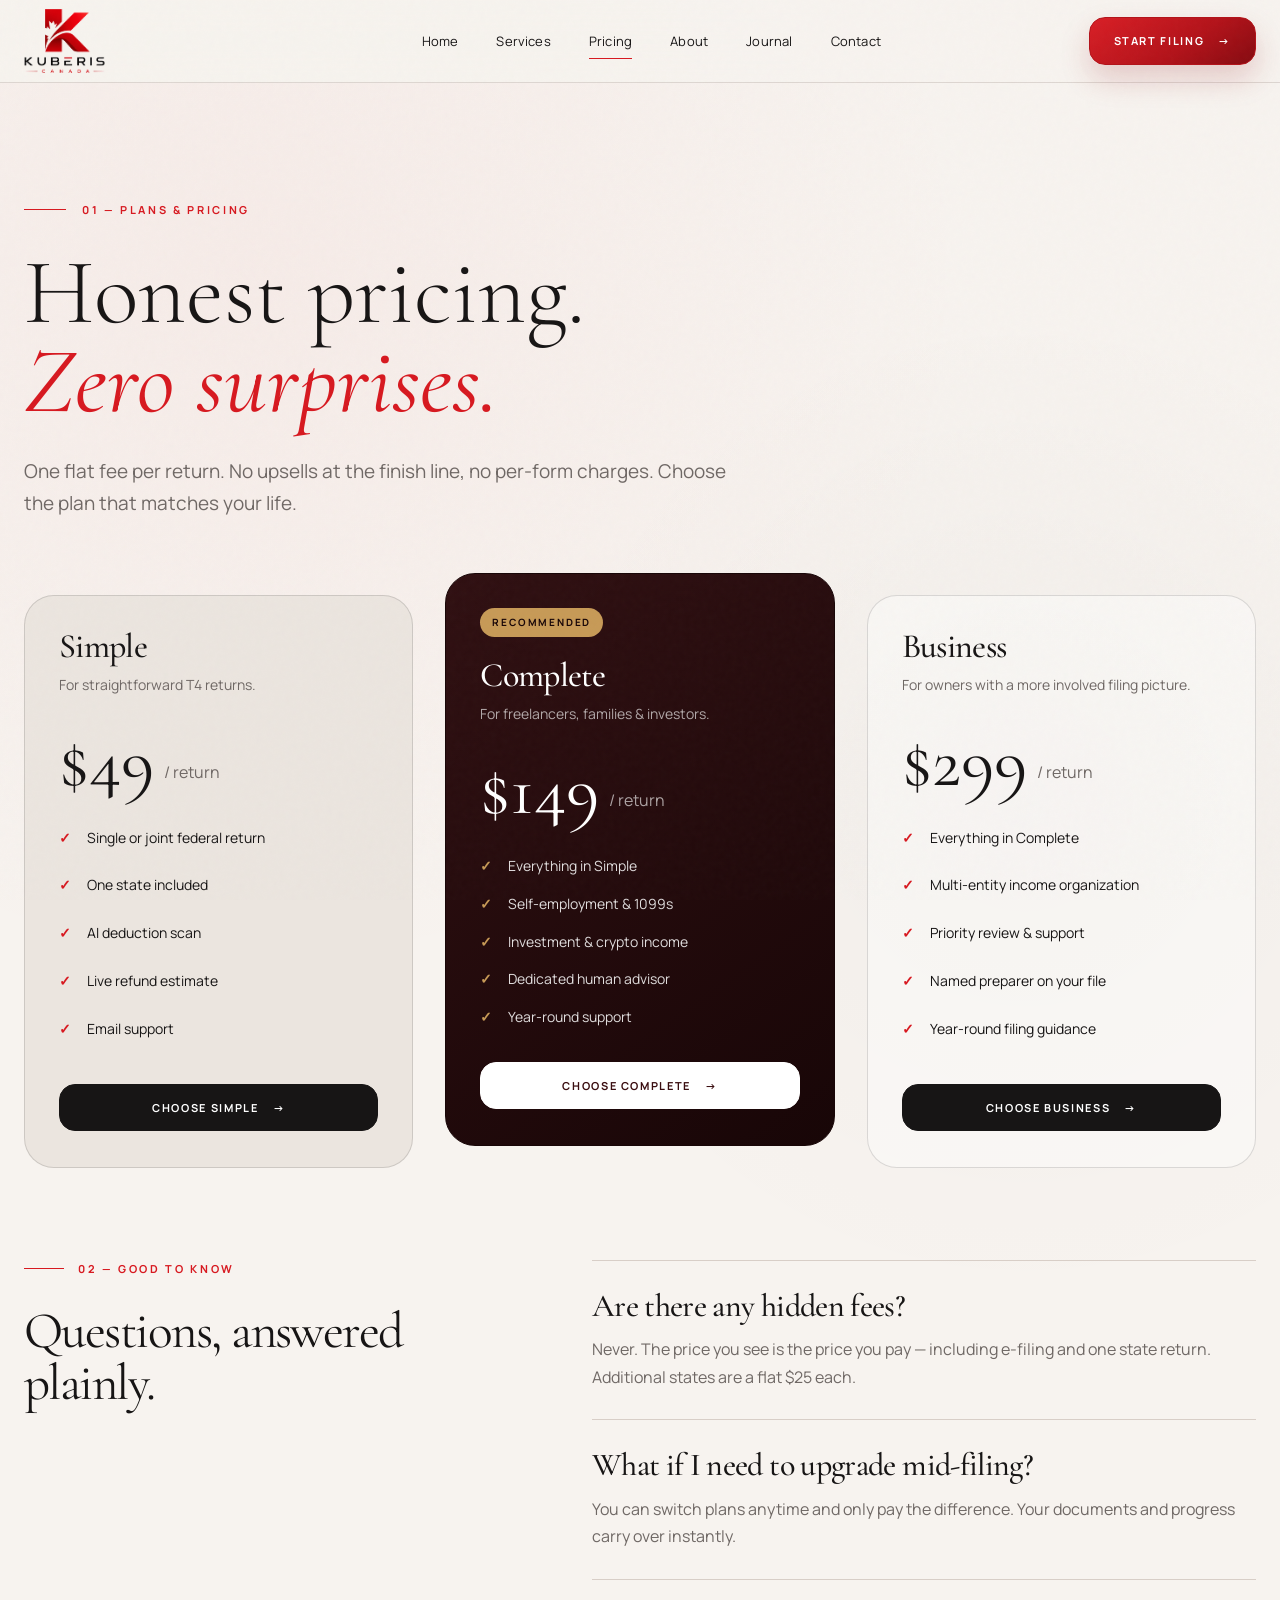
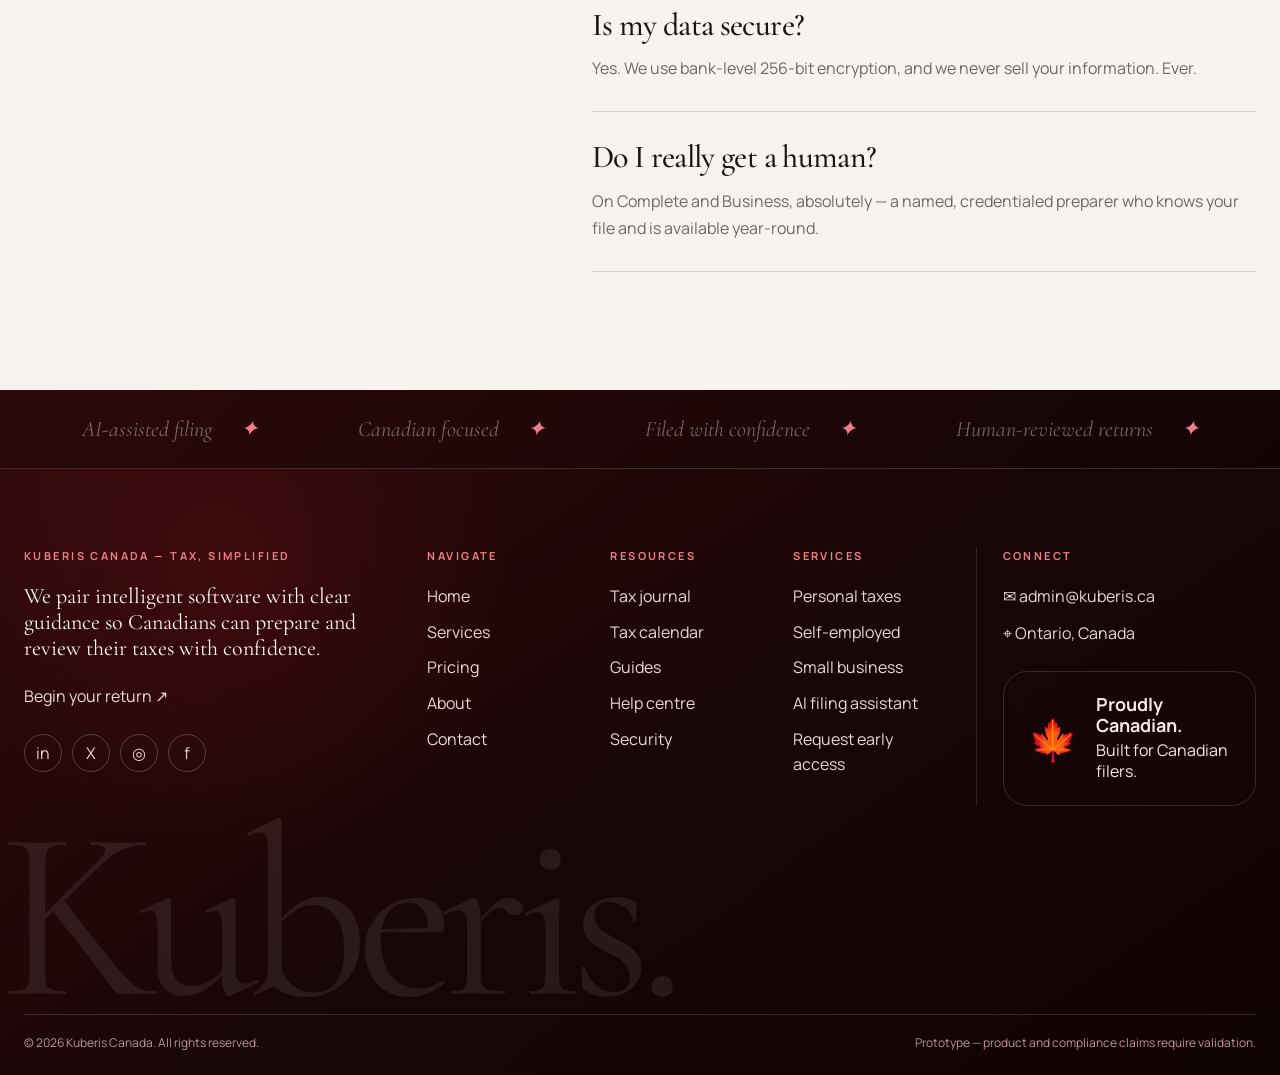
<file: pricing.html>
<!doctype html><html lang="en"><head><meta charset="utf-8"><meta name="viewport" content="width=device-width,initial-scale=1"><meta name="description" content="Kuberis Canada — AI-assisted tax filing for Canadians."><title>Pricing | Kuberis Canada</title><link rel="stylesheet" href="styles.css"></head><body>
<div data-site-header></div>
<main class="pricing-page">
  <section class="page-hero pricing-page-hero">
    <div class="container fade">
      <div class="kicker">01 — Plans &amp; pricing</div>
      <h1>Honest pricing. <em>Zero surprises.</em></h1>
      <p class="lead">One flat fee per return. No upsells at the finish line, no per-form charges. Choose the plan that matches your life.</p>
    </div>
  </section>

  <section class="pricing-plans-wrap">
    <div class="container">
      <div class="pricing-plans fade">
        <article class="pricing-plan">
          <h3 class="pricing-plan-title">Simple</h3>
          <p class="pricing-plan-tagline">For straightforward T4 returns.</p>
          <div class="pricing-price-row">
            <span class="pricing-price">$49</span>
            <span class="pricing-price-suffix">/ return</span>
          </div>
          <ul class="pricing-features">
            <li>Single or joint federal return</li>
            <li>One state included</li>
            <li>AI deduction scan</li>
            <li>Live refund estimate</li>
            <li>Email support</li>
          </ul>
          <a class="btn btn-dark pricing-plan-cta" href="contact.html">Choose Simple <span>→</span></a>
        </article>

        <article class="pricing-plan pricing-plan-featured">
          <span class="pricing-plan-badge">Recommended</span>
          <h3 class="pricing-plan-title">Complete</h3>
          <p class="pricing-plan-tagline">For freelancers, families &amp; investors.</p>
          <div class="pricing-price-row">
            <span class="pricing-price">$149</span>
            <span class="pricing-price-suffix">/ return</span>
          </div>
          <ul class="pricing-features">
            <li>Everything in Simple</li>
            <li>Self-employment &amp; 1099s</li>
            <li>Investment &amp; crypto income</li>
            <li>Dedicated human advisor</li>
            <li>Year-round support</li>
          </ul>
          <a class="btn pricing-plan-cta" href="contact.html">Choose Complete <span>→</span></a>
        </article>

        <article class="pricing-plan pricing-plan-accent">
          <h3 class="pricing-plan-title">Business</h3>
          <p class="pricing-plan-tagline">For owners with a more involved filing picture.</p>
          <div class="pricing-price-row">
            <span class="pricing-price">$299</span>
            <span class="pricing-price-suffix">/ return</span>
          </div>
          <ul class="pricing-features">
            <li>Everything in Complete</li>
            <li>Multi-entity income organization</li>
            <li>Priority review &amp; support</li>
            <li>Named preparer on your file</li>
            <li>Year-round filing guidance</li>
          </ul>
          <a class="btn btn-dark pricing-plan-cta" href="contact.html">Choose Business <span>→</span></a>
        </article>
      </div>
    </div>
  </section>

  <section class="section pricing-faq-section">
    <div class="container pricing-faq-layout fade">
      <div class="pricing-faq-intro">
        <div class="kicker">02 — Good to know</div>
        <h2 class="pricing-faq-title">Questions, answered plainly.</h2>
      </div>

      <div class="pricing-faq-list">
        <article class="pricing-faq-item">
          <h3>Are there any hidden fees?</h3>
          <p>Never. The price you see is the price you pay — including e-filing and one state return. Additional states are a flat $25 each.</p>
        </article>

        <article class="pricing-faq-item">
          <h3>What if I need to upgrade mid-filing?</h3>
          <p>You can switch plans anytime and only pay the difference. Your documents and progress carry over instantly.</p>
        </article>

        <article class="pricing-faq-item">
          <h3>Is my data secure?</h3>
          <p>Yes. We use bank-level 256-bit encryption, and we never sell your information. Ever.</p>
        </article>

        <article class="pricing-faq-item">
          <h3>Do I really get a human?</h3>
          <p>On Complete and Business, absolutely — a named, credentialed preparer who knows your file and is available year-round.</p>
        </article>
      </div>
    </div>
  </section>
</main>
<div data-site-footer></div>
<script src="script.js"></script>

<div
  data-chat-widget-id="lb_widget_7d8d9bd2a29a93297d1efc0f52939863742c"
  data-base-url="https://app.dev.trestelo.com"
  data-theme="light"
  data-launcher-position="bottom-right"
  data-title="Lotus Flow"
  data-greeting="Hi! How can we help you today?"
></div>
<script src="chat-drawer.js"></script>
<script src="https://app.dev.trestelo.com/widget/chat-widget-embed.js" async defer></script>
</body>
</html>
</file>
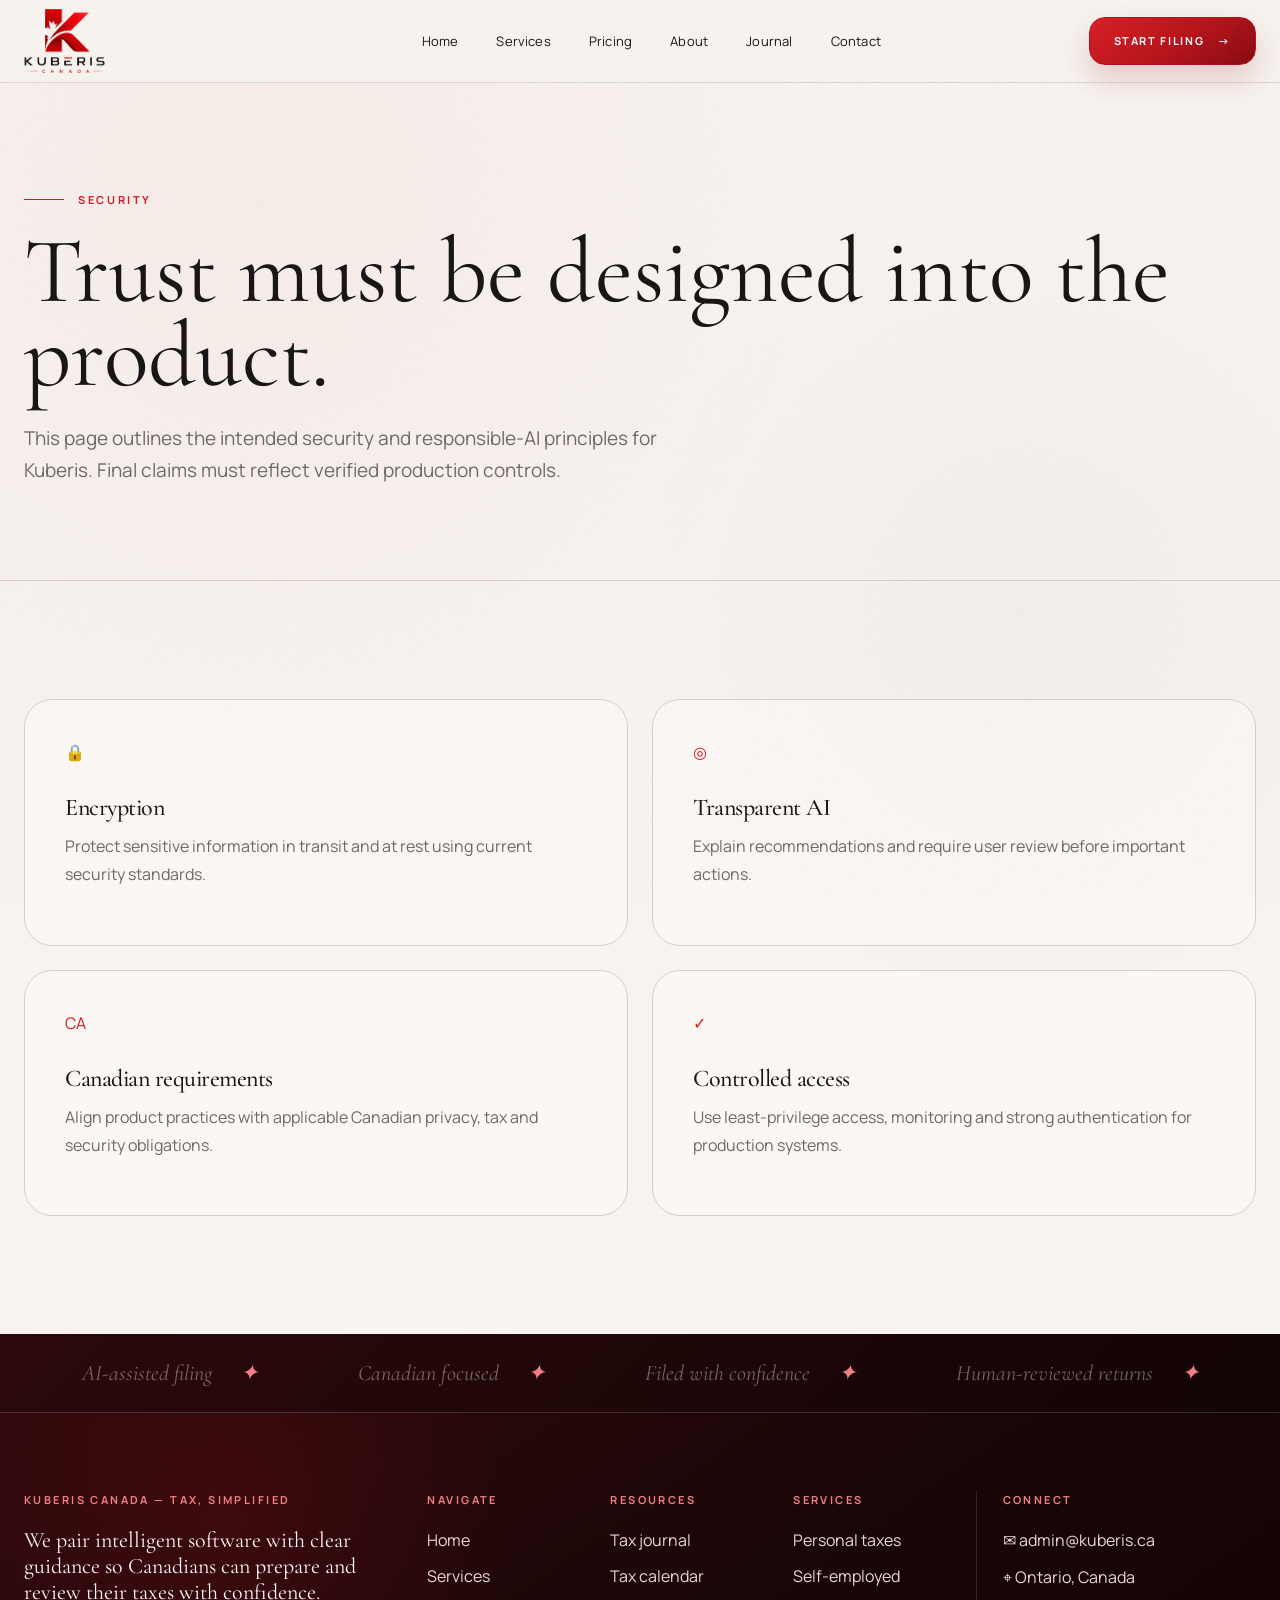
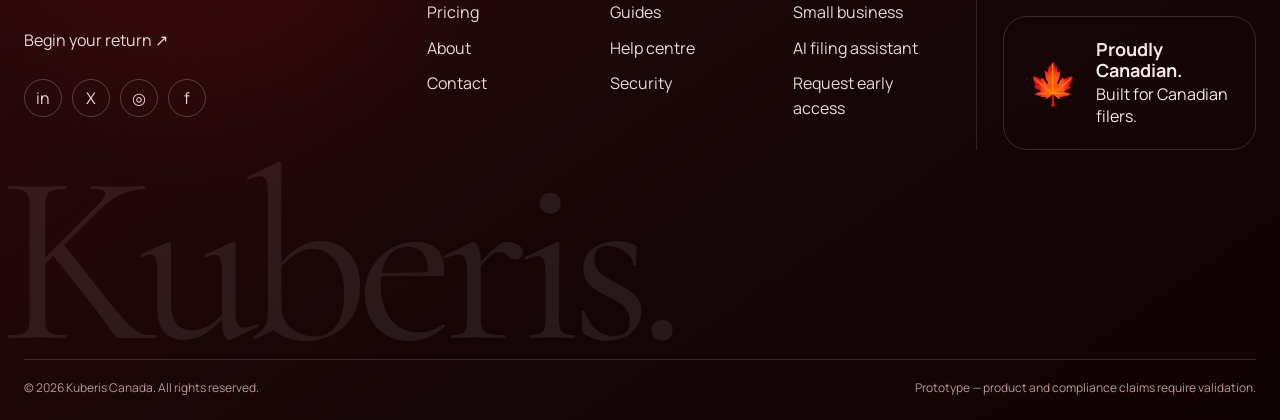
<file: security.html>
<!doctype html><html lang="en"><head><meta charset="utf-8"><meta name="viewport" content="width=device-width,initial-scale=1"><meta name="description" content="Kuberis Canada — AI-assisted tax filing for Canadians."><title>Security | Kuberis Canada</title><link rel="stylesheet" href="styles.css"></head><body>
<div data-site-header></div>
<main><section class="page-hero"><div class="container fade"><div class="kicker">Security</div><h1>Trust must be designed into the product.</h1><p class="lead">This page outlines the intended security and responsible-AI principles for Kuberis. Final claims must reflect verified production controls.</p></div></section>
<section class="section"><div class="container services-grid fade">
<article class="service"><div class="service-icon">🔒</div><h3 class="heading-card">Encryption</h3><p>Protect sensitive information in transit and at rest using current security standards.</p></article>
<article class="service"><div class="service-icon">◎</div><h3 class="heading-card">Transparent AI</h3><p>Explain recommendations and require user review before important actions.</p></article>
<article class="service"><div class="service-icon">CA</div><h3 class="heading-card">Canadian requirements</h3><p>Align product practices with applicable Canadian privacy, tax and security obligations.</p></article>
<article class="service"><div class="service-icon">✓</div><h3 class="heading-card">Controlled access</h3><p>Use least-privilege access, monitoring and strong authentication for production systems.</p></article>
</div></section></main>
<div data-site-footer></div><script src="script.js"></script></body></html>
</file>
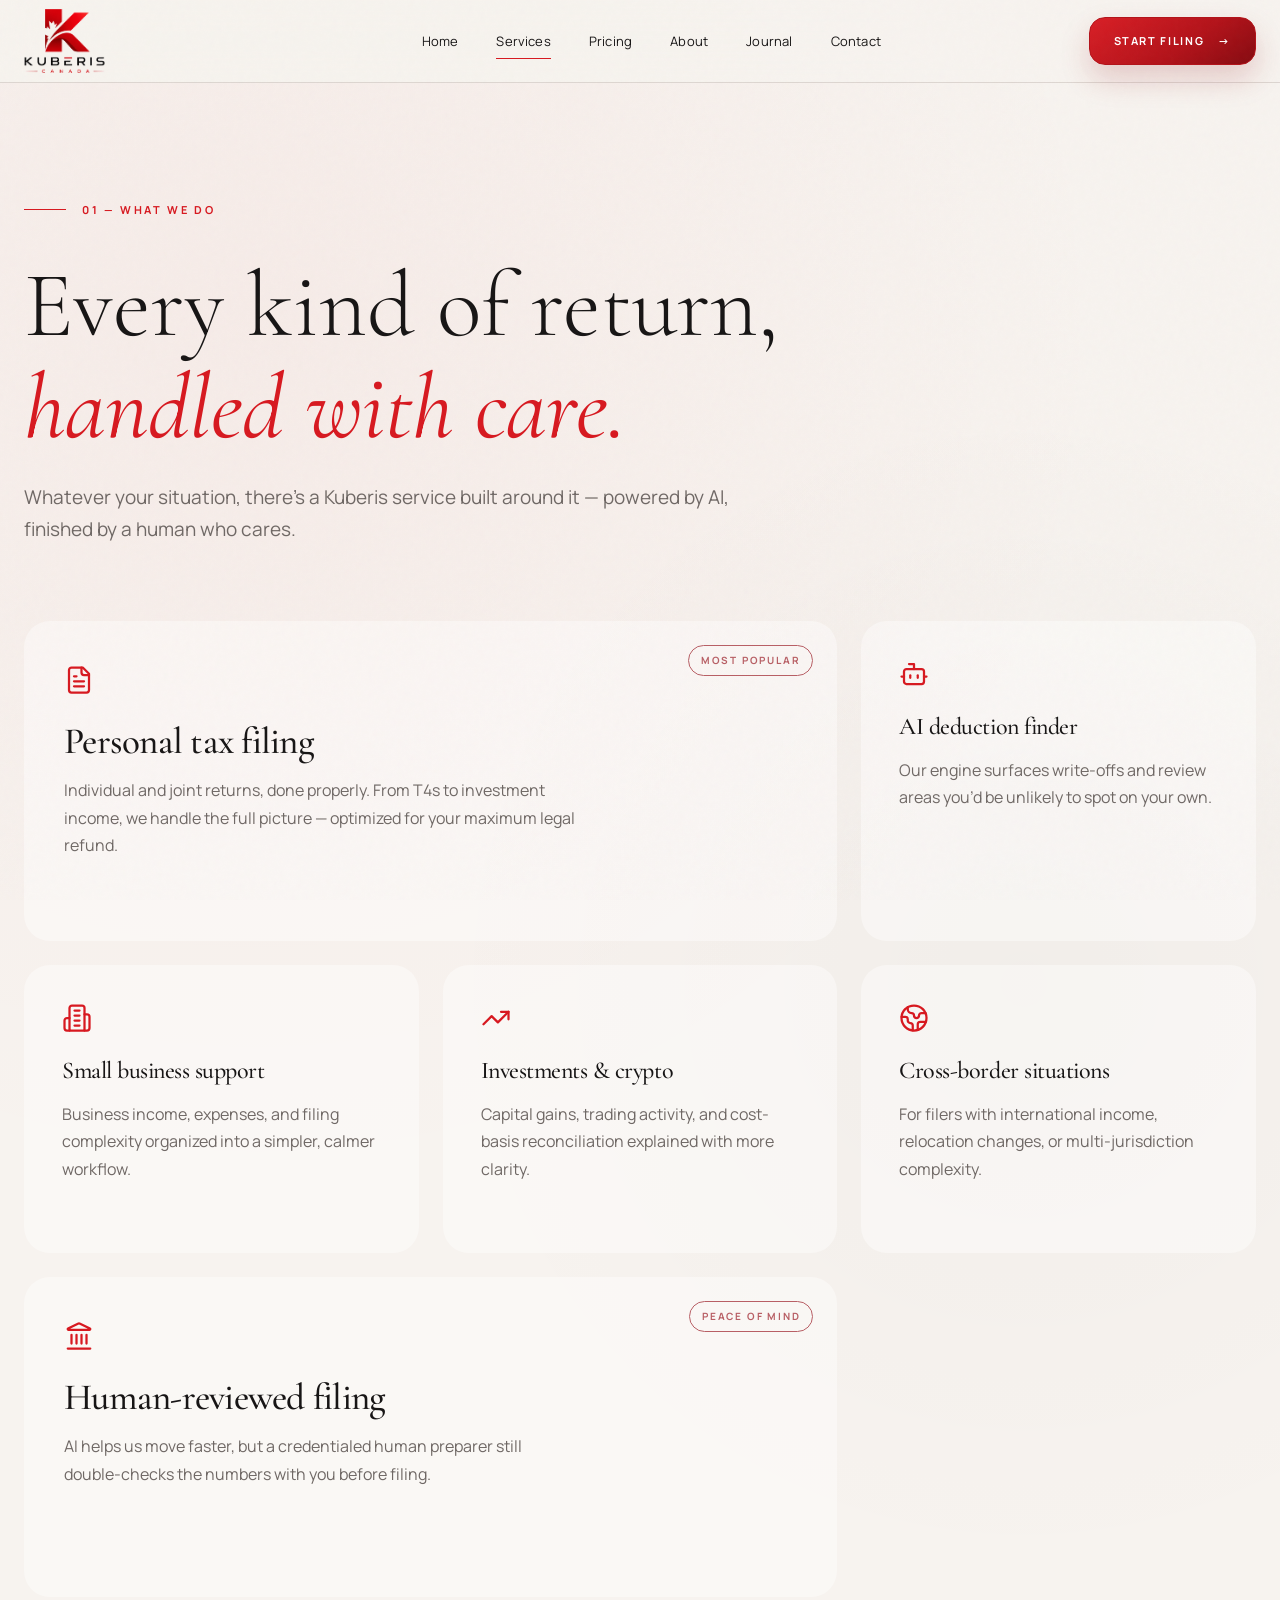
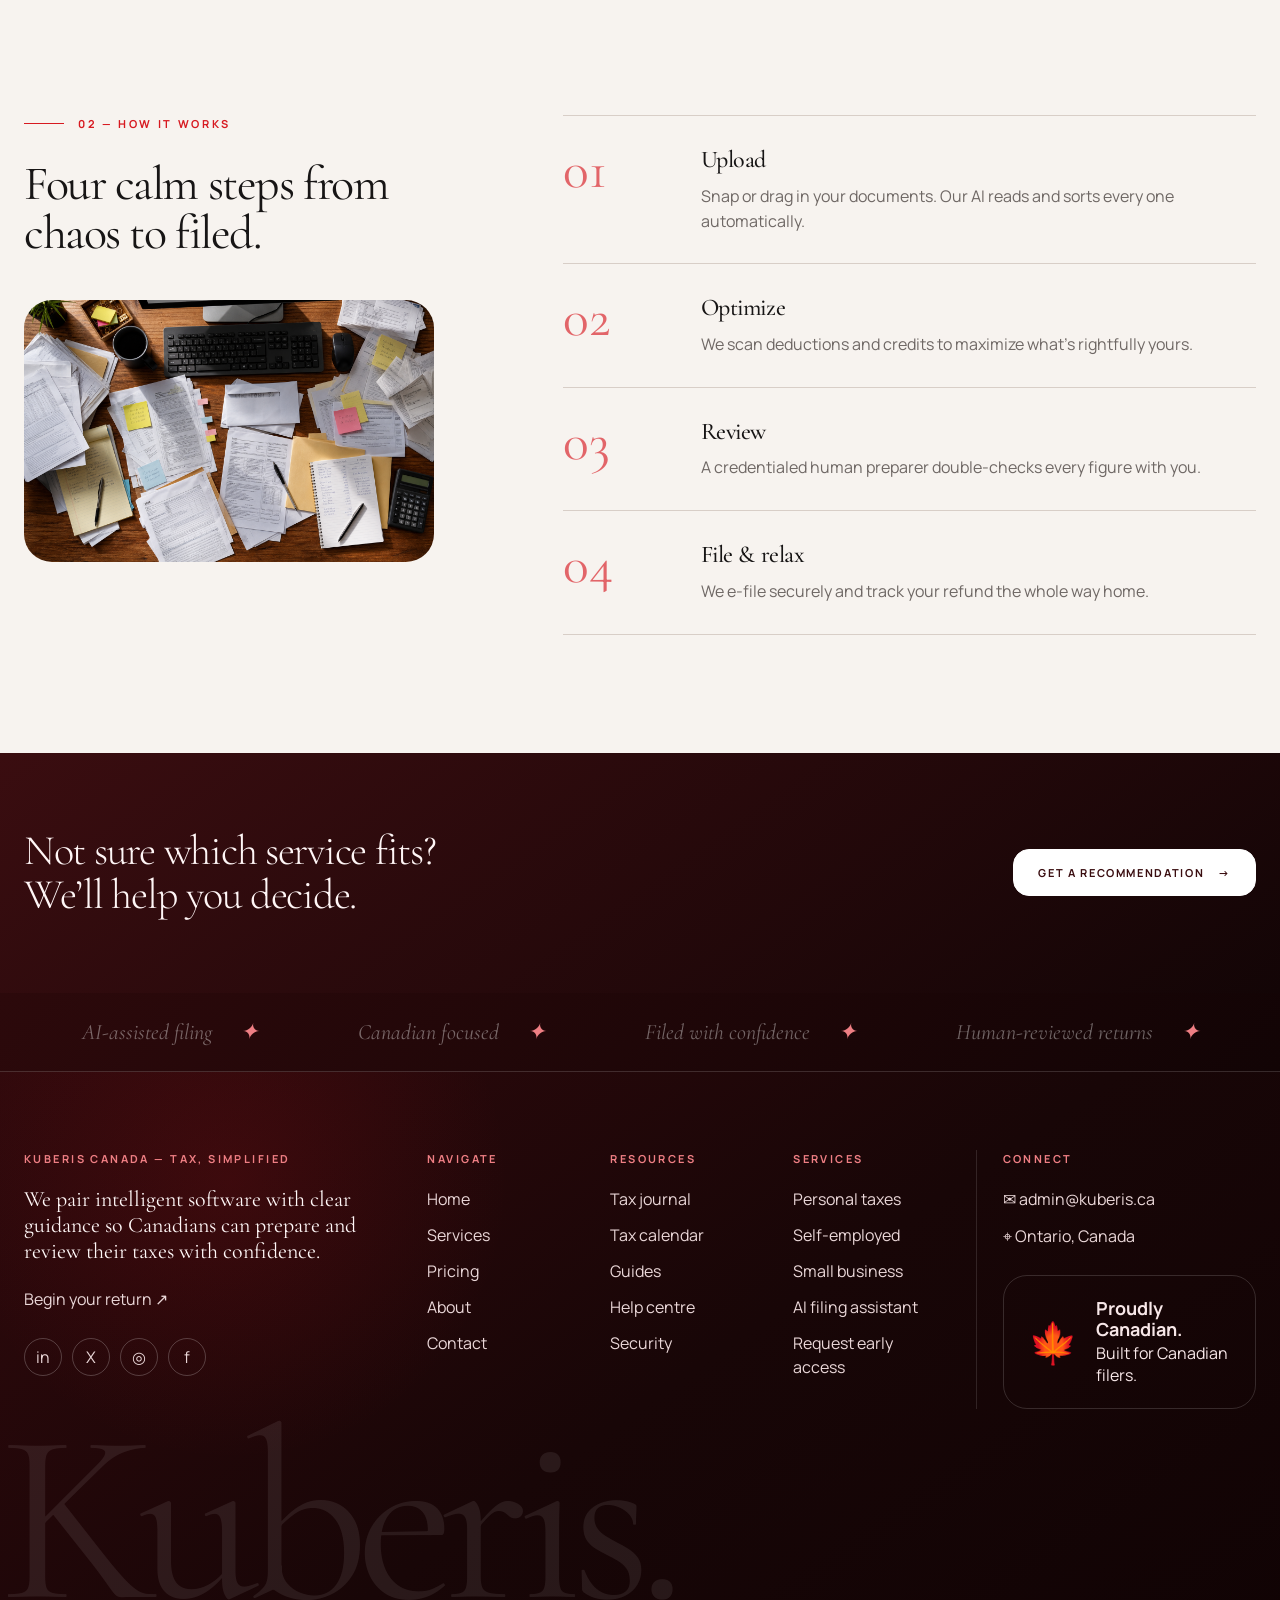
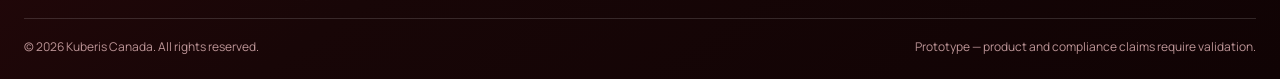
<file: services.html>
<!doctype html><html lang="en"><head><meta charset="utf-8"><meta name="viewport" content="width=device-width,initial-scale=1"><meta name="description" content="Kuberis Canada — AI-assisted tax filing for Canadians."><title>Services | Kuberis Canada</title><link rel="stylesheet" href="styles.css"></head><body>
<div data-site-header></div>
<main class="services-page">
  <section class="page-hero services-page-hero">
    <div class="container fade">
      <div class="kicker">01 — What we do</div>
      <h1>Every kind of return, <em>handled with care.</em></h1>
      <p class="lead">Whatever your situation, there’s a Kuberis service built around it — powered by AI, finished by a human who cares.</p>
    </div>
  </section>

  <section class="services-mosaic-wrap">
    <div class="container">
      <div class="services-mosaic fade">
        <article class="service-panel service-panel-featured service-panel-wide">
          <span class="service-badge">Most popular</span>
          <div class="service-icon" aria-hidden="true">
            <svg viewBox="0 0 24 24" fill="none" stroke="currentColor" stroke-width="1.8" stroke-linecap="round" stroke-linejoin="round">
              <path d="M15 2H6a2 2 0 0 0-2 2v16a2 2 0 0 0 2 2h12a2 2 0 0 0 2-2V7Z"></path>
              <path d="M14 2v4a2 2 0 0 0 2 2h4"></path>
              <path d="M10 9H8"></path>
              <path d="M16 13H8"></path>
              <path d="M16 17H8"></path>
            </svg>
          </div>
          <h3 class="heading-card">Personal tax filing</h3>
          <p>Individual and joint returns, done properly. From T4s to investment income, we handle the full picture — optimized for your maximum legal refund.</p>
        </article>

        <article class="service-panel">
          <div class="service-icon" aria-hidden="true">
            <svg viewBox="0 0 24 24" fill="none" stroke="currentColor" stroke-width="1.8" stroke-linecap="round" stroke-linejoin="round">
              <path d="M12 8V4H8"></path>
              <rect width="16" height="12" x="4" y="8" rx="2"></rect>
              <path d="M2 14h2"></path>
              <path d="M20 14h2"></path>
              <path d="M15 13v2"></path>
              <path d="M9 13v2"></path>
            </svg>
          </div>
          <h3 class="heading-card">AI deduction finder</h3>
          <p>Our engine surfaces write-offs and review areas you’d be unlikely to spot on your own.</p>
        </article>

        <article class="service-panel">
          <div class="service-icon" aria-hidden="true">
            <svg viewBox="0 0 24 24" fill="none" stroke="currentColor" stroke-width="1.8" stroke-linecap="round" stroke-linejoin="round">
              <path d="M6 22V4a2 2 0 0 1 2-2h8a2 2 0 0 1 2 2v18Z"></path>
              <path d="M6 12H4a2 2 0 0 0-2 2v6a2 2 0 0 0 2 2h2"></path>
              <path d="M18 9h2a2 2 0 0 1 2 2v9a2 2 0 0 1-2 2h-2"></path>
              <path d="M10 6h4"></path>
              <path d="M10 10h4"></path>
              <path d="M10 14h4"></path>
              <path d="M10 18h4"></path>
            </svg>
          </div>
          <h3 class="heading-card">Small business support</h3>
          <p>Business income, expenses, and filing complexity organized into a simpler, calmer workflow.</p>
        </article>

        <article class="service-panel">
          <div class="service-icon" aria-hidden="true">
            <svg viewBox="0 0 24 24" fill="none" stroke="currentColor" stroke-width="1.8" stroke-linecap="round" stroke-linejoin="round">
              <path d="M16 7h6v6"></path>
              <path d="m22 7-8.5 8.5-5-5L2 17"></path>
            </svg>
          </div>
          <h3 class="heading-card">Investments & crypto</h3>
          <p>Capital gains, trading activity, and cost-basis reconciliation explained with more clarity.</p>
        </article>

        <article class="service-panel">
          <div class="service-icon" aria-hidden="true">
            <svg viewBox="0 0 24 24" fill="none" stroke="currentColor" stroke-width="1.8" stroke-linecap="round" stroke-linejoin="round">
              <path d="M21.54 15H17a2 2 0 0 0-2 2v4.54"></path>
              <path d="M7 3.34V5a3 3 0 0 0 3 3a2 2 0 0 1 2 2c0 1.1.9 2 2 2a2 2 0 0 0 2-2c0-1.1.9-2 2-2h3.17"></path>
              <path d="M11 21.95V18a2 2 0 0 0-2-2a2 2 0 0 1-2-2v-1a2 2 0 0 0-2-2H2.05"></path>
              <circle cx="12" cy="12" r="10"></circle>
            </svg>
          </div>
          <h3 class="heading-card">Cross-border situations</h3>
          <p>For filers with international income, relocation changes, or multi-jurisdiction complexity.</p>
        </article>

        <article class="service-panel service-panel-featured service-panel-wide">
          <span class="service-badge">Peace of mind</span>
          <div class="service-icon" aria-hidden="true">
            <svg viewBox="0 0 24 24" fill="none" stroke="currentColor" stroke-width="1.8" stroke-linecap="round" stroke-linejoin="round">
              <path d="M10 18v-7"></path>
              <path d="M11.12 2.198a2 2 0 0 1 1.76.006l7.866 3.847c.476.233.31.949-.22.949H3.474c-.53 0-.695-.716-.22-.949z"></path>
              <path d="M14 18v-7"></path>
              <path d="M18 18v-7"></path>
              <path d="M3 22h18"></path>
              <path d="M6 18v-7"></path>
            </svg>
          </div>
          <h3 class="heading-card">Human-reviewed filing</h3>
          <p>AI helps us move faster, but a credentialed human preparer still double-checks the numbers with you before filing.</p>
        </article>
      </div>
    </div>
  </section>

  <section class="section services-process-section">
    <div class="container">
      <div class="services-process-layout fade">
        <div class="services-process-intro">
          <div class="kicker">02 — How it works</div>
          <h2 class="heading-section">Four calm steps from chaos to filed.</h2>
          <div class="services-process-image">
            <img src="assets/services-process-generated.png" alt="Desk with tax papers and documents spread out before filing">
          </div>
        </div>

        <div class="services-process">
          <article class="process-step">
            <span class="process-number">01</span>
            <div>
              <h3 class="heading-card">Upload</h3>
              <p>Snap or drag in your documents. Our AI reads and sorts every one automatically.</p>
            </div>
          </article>

          <article class="process-step">
            <span class="process-number">02</span>
            <div>
              <h3 class="heading-card">Optimize</h3>
              <p>We scan deductions and credits to maximize what’s rightfully yours.</p>
            </div>
          </article>

          <article class="process-step">
            <span class="process-number">03</span>
            <div>
              <h3 class="heading-card">Review</h3>
              <p>A credentialed human preparer double-checks every figure with you.</p>
            </div>
          </article>

          <article class="process-step">
            <span class="process-number">04</span>
            <div>
              <h3 class="heading-card">File & relax</h3>
              <p>We e-file securely and track your refund the whole way home.</p>
            </div>
          </article>
        </div>
      </div>
    </div>
  </section>

  <section class="services-cta-band">
    <div class="container services-cta-row">
      <h2 class="heading-cta">Not sure which service fits? We’ll help you decide.</h2>
      <a class="btn" href="contact.html">Get a recommendation <span>→</span></a>
    </div>
  </section>
</main>
<div data-site-footer></div><script src="script.js"></script></body></html>
</file>
<file: styles.css>
@import url('https://fonts.googleapis.com/css2?family=Cormorant+Garamond:ital,wght@0,300;0,400;0,500;0,600;1,300;1,400;1,500&family=Manrope:wght@400;500;600;700&display=swap');

:root{
  --red:#d71920;
  --red-number:rgba(215,25,32,.65);
  --red-dark:#7f1116;
  --red-deep:#3a0d10;
  --gold:#c79a57;
  --gold-deep:#b8873e;
  --ink:#171515;
  --muted:#6f6865;
  --paper:#f7f3ef;
  --paper-2:#efe8e3;
  --line:#d8cec7;
  --white:#fff;
  --shadow:0 28px 80px rgba(70,25,25,.13);
}
*{box-sizing:border-box}
html{scroll-behavior:smooth}
body{
  margin:0;
  font-family:Manrope,Arial,sans-serif;
  color:var(--ink);
  background:
    radial-gradient(circle at 20% 10%,rgba(215,25,32,.035),transparent 28%),
    radial-gradient(circle at 80% 30%,rgba(0,0,0,.025),transparent 24%),
    var(--paper);
  line-height:1.55;
}
body:before{
  content:"";
  position:fixed; inset:0; pointer-events:none; z-index:99; opacity:.08;
  background-image:url("data:image/svg+xml,%3Csvg viewBox='0 0 180 180' xmlns='http://www.w3.org/2000/svg'%3E%3Cfilter id='n'%3E%3CfeTurbulence type='fractalNoise' baseFrequency='.85' numOctaves='3' stitchTiles='stitch'/%3E%3C/filter%3E%3Crect width='100%25' height='100%25' filter='url(%23n)' opacity='.28'/%3E%3C/svg%3E");
}
a{text-decoration:none;color:inherit}
img{max-width:100%;display:block}
.container{width:min(1400px,calc(100% - 48px));margin:auto}
.serif{font-family:"Cormorant Garamond",serif}
.header{
  position:sticky; top:0; z-index:40;
  background:rgba(247,243,239,.9);
  backdrop-filter:blur(18px);
  border-bottom:1px solid rgba(107,86,77,.18);
}
.nav{
  min-height:82px; display:flex; align-items:center; justify-content:space-between; gap:32px;
}
.logo{display:flex;align-items:center;gap:14px}
.logo img{width:190px;max-height:64px;object-fit:contain;object-position:left center;background:transparent}
.nav-links{display:flex;gap:38px;align-items:center;font-size:13px;letter-spacing:.015em}
.nav-links a{position:relative}
.nav-links a:after{content:"";position:absolute;left:0;right:100%;bottom:-8px;height:1px;background:var(--red);transition:.25s}
.nav-links a:hover:after,.nav-links a.active:after{right:0}
.btn{
  border:1px solid var(--ink);
  padding:14px 24px;
  display:inline-flex;align-items:center;justify-content:center;gap:14px;
  text-transform:uppercase;letter-spacing:.15em;font-weight:700;font-size:11px;
  transition:background-color .25s,border-color .25s,color .25s,box-shadow .25s;
  background:transparent;
  border-radius:16px;
}
.btn:hover{
  box-shadow:0 12px 28px rgba(88,13,18,.12);
  background:linear-gradient(145deg,var(--red-deep),#180607);
  border-color:#180607;
  color:#fff;
}
.btn-red{
  background:linear-gradient(145deg,#d91f26 0%,#b3131a 58%,#850b11 100%);
  border-color:#b3131a;
  color:#fff;
  box-shadow:0 14px 30px rgba(137,11,17,.18);
}
.btn-dark{background:var(--ink);border-color:var(--ink);color:#fff}
.btn-red:hover,
.btn-dark:hover{
  background:linear-gradient(145deg,var(--red-deep),#180607);
  border-color:#180607;
  color:#fff;
}
.mobile-btn{display:none;background:none;border:0;font-size:24px}

.hero{padding:116px 0 96px;border-bottom:1px solid var(--line)}
.hero-grid{display:grid;grid-template-columns:1.08fr .92fr;gap:96px;align-items:center}
.kicker{display:flex;align-items:center;gap:14px;text-transform:uppercase;letter-spacing:.24em;font-size:11px;font-weight:700;color:var(--red)}
.kicker:before{content:"";width:40px;height:1px;background:var(--red)}
h1,h2,h3,p{margin-top:0}
h1{font-family:"Cormorant Garamond",serif;font-size:clamp(68px,7.25vw,95px);line-height:.9;font-weight:400;letter-spacing:0;margin:22px 0 26px}
h1 em{color:var(--red);font-weight:400}
h2{font-family:"Cormorant Garamond",serif;font-size:clamp(48px,5.3vw,76px);line-height:.98;font-weight:500;letter-spacing:-.03em;margin-bottom:18px}
h3{font-family:"Cormorant Garamond",serif;font-size:31px;line-height:1.06;font-weight:500;letter-spacing:-.02em}
.lead{font-size:19px;line-height:1.68;color:var(--muted);max-width:690px}
.heading-section{
  margin-top:28px;
  font-size:clamp(48px,4vw,60px);
  line-height:1.02;
  font-weight:400;
  margin-bottom:0;
}
.heading-card{
  font-size:24px;
  line-height:1.15;
  margin:24px 0 0;
}
.heading-cta{
  font-size:clamp(36px,3.3vw,48px);
  line-height:1.05;
  font-weight:400;
  letter-spacing:-.03em;
  margin:0;
}
.actions{display:flex;gap:14px;flex-wrap:wrap;margin-top:34px}
.hero-trust{
  display:grid;
  grid-template-columns:repeat(3,minmax(0,1fr));
  gap:18px;
  margin-top:42px;
  max-width:760px;
}
.hero-trust-item{
  display:flex;
  gap:12px;
  align-items:flex-start;
}
.hero-trust-icon{
  width:20px;
  height:20px;
  color:var(--red);
  flex:0 0 auto;
  margin-top:2px;
}
.hero-trust-icon svg{
  width:100%;
  height:100%;
  display:block;
}
.hero-trust-item strong{
  display:block;
  font-size:15px;
  line-height:1.2;
  margin-bottom:4px;
}
.hero-trust-item span{
  display:block;
  color:var(--muted);
  font-size:13px;
  line-height:1.45;
}
.hero-art{
  min-height:530px;position:relative;border:1px solid var(--line);overflow:hidden;
  border-radius:34px;
  background:
    linear-gradient(180deg,rgba(215,25,32,.1),rgba(215,25,32,.4)),
    linear-gradient(145deg,#fff,#e8ded8 45%,#8b171c 100%);
  box-shadow:var(--shadow);
}
.hero-art-hybrid{
  background:
    linear-gradient(180deg,rgba(255,255,255,.12),rgba(122,16,22,.14)),
    linear-gradient(145deg,#fff9f8 0%,#f2e3e0 48%,#c13840 100%);
}
.hero-art:before{
  content:"";position:absolute;inset:0;
  background:
    radial-gradient(circle at 70% 18%,rgba(255,255,255,.85),transparent 26%),
    radial-gradient(circle at 42% 55%,rgba(255,255,255,.28),transparent 34%),
    linear-gradient(180deg,transparent 0 55%,rgba(55,8,11,.55));
}
.hero-art-hybrid:before{
  background:
    radial-gradient(circle at 74% 20%,rgba(255,255,255,.88),transparent 24%),
    radial-gradient(circle at 38% 56%,rgba(255,255,255,.2),transparent 30%),
    linear-gradient(180deg,rgba(255,255,255,.03) 0 58%,rgba(91,17,22,.22));
}
.hero-dashboard{
  position:relative;
  z-index:1;
  display:grid;
  grid-template-columns:128px minmax(0,1fr);
  gap:20px;
  padding:28px 30px 130px;
  min-height:600px;
}
.hero-sidebar{
  border-radius:26px;
  background:linear-gradient(180deg,#7c1217,#4f0a0e 82%);
  color:#fff;
  padding:22px 18px;
  box-shadow:0 24px 60px rgba(73,6,10,.26);
}
.hero-brand{
  font-family:"Cormorant Garamond",serif;
  font-size:36px;
  line-height:1;
  margin-bottom:24px;
}
.hero-sidebar-nav{
  display:grid;
  gap:10px;
}
.hero-sidebar-nav span{
  display:block;
  padding:10px 12px;
  border-radius:14px;
  font-size:12px;
  color:rgba(255,244,244,.84);
  background:rgba(255,255,255,.06);
}
.hero-main-panel{
  border-radius:26px;
  background:rgba(255,251,250,.88);
  border:1px solid rgba(255,255,255,.78);
  box-shadow:0 26px 70px rgba(75,12,16,.14);
  padding:24px;
  backdrop-filter:blur(8px);
}
.hero-main-top{
  display:flex;
  justify-content:space-between;
  gap:18px;
  align-items:flex-start;
}
.hero-main-top strong{
  display:block;
  font-size:30px;
  line-height:1.05;
}
.hero-main-top small,
.hero-stat-card small,
.hero-float small{
  display:block;
  font-size:11px;
  line-height:1.4;
  color:#8f7f7b;
  text-transform:none;
}
.hero-status-pill{
  display:inline-flex;
  align-items:center;
  padding:7px 11px;
  border-radius:999px;
  background:#f4eeea;
  color:#7d6561;
  font-size:11px;
  font-weight:700;
}
.hero-main-grid{
  display:grid;
  grid-template-columns:repeat(2,minmax(0,1fr));
  gap:16px;
  margin-top:18px;
}
.hero-stat-card{
  border-radius:22px;
  background:#fffdfa;
  border:1px solid rgba(46,24,23,.08);
  padding:20px 18px;
}
.refund{font-family:"Cormorant Garamond",serif;color:var(--red);font-size:48px;line-height:1}
.hero-growth{
  display:block;
  margin-top:8px;
  color:#4d8c58;
  font-size:12px;
}
.hero-progress{
  height:7px;
  margin-top:18px;
  border-radius:999px;
  background:#f0d7d4;
  overflow:hidden;
}
.hero-progress span{
  display:block;
  height:100%;
  border-radius:inherit;
  background:linear-gradient(90deg,#e1242c,#bc0f16);
}
.hero-progress-red{
  background:#f2e5e3;
}
.hero-progress-value{
  margin-top:8px;
  font-family:"Cormorant Garamond",serif;
  font-size:42px;
  line-height:1;
  color:#431113;
}
.hero-review-btn{
  display:grid;
  place-items:center;
  width:100%;
  margin-top:18px;
  min-height:46px;
  border-radius:14px;
  background:linear-gradient(145deg,#d91f26 0%,#b3131a 58%,#850b11 100%);
  color:#fff;
  font-size:13px;
  font-weight:700;
  letter-spacing:.04em;
}
.hero-checklist{
  list-style:none;
  padding:0;
  margin:18px 0 0;
  display:grid;
  gap:12px;
}
.hero-checklist li{
  display:flex;
  justify-content:space-between;
  align-items:center;
  gap:14px;
  font-size:13px;
  color:#5a4b47;
}
.hero-checklist b{
  width:14px;
  height:14px;
  border-radius:50%;
  border:1px solid #d9ccc8;
  flex:0 0 auto;
}
.hero-checklist b.done{
  background:#76ab74;
  border-color:#76ab74;
}
.hero-checklist b.pending{
  background:transparent;
}
.hero-float{
  position:absolute;
  bottom:26px;
  width:44%;
  border-radius:24px;
  background:rgba(255,252,250,.95);
  border:1px solid rgba(255,255,255,.86);
  box-shadow:0 28px 60px rgba(76,12,16,.14);
  padding:20px 20px 18px;
}
.hero-float-left{left:118px}
.hero-float-right{right:16px}
.hero-float-amount{
  font-family:"Cormorant Garamond",serif;
  font-size:54px;
  line-height:.92;
  color:#431113;
  margin-top:10px;
}
.hero-float > span{
  display:block;
  margin-top:4px;
  color:#9b8a85;
  font-size:12px;
}
.hero-float ul{
  list-style:none;
  padding:0;
  margin:18px 0 0;
  display:grid;
  gap:12px;
}
.hero-float-left li{
  display:flex;
  justify-content:space-between;
  gap:12px;
  font-size:13px;
}
.hero-float-left a{
  display:inline-flex;
  margin-top:18px;
  color:#431113;
  font-size:13px;
  font-weight:700;
}
.hero-review-person{
  display:flex;
  gap:12px;
  align-items:flex-start;
  margin-top:14px;
}
.hero-review-avatar{
  width:42px;
  height:42px;
  border-radius:50%;
  background:#d69d97 url("assets/about-founder-generated.png") center 24%/cover no-repeat;
  flex:0 0 auto;
}
.hero-review-person strong{
  display:block;
  color:var(--red);
  font-size:14px;
}
.hero-review-person span{
  display:block;
  margin-top:4px;
  color:#867570;
  font-size:12px;
  line-height:1.45;
}
.hero-checklist-review{
  margin-top:18px;
}
.hero-float-maple{
  position:absolute;
  right:14px;
  bottom:8px;
  font-size:118px;
  line-height:1;
  color:rgba(225,64,76,.11);
  pointer-events:none;
}
.marquee{overflow:hidden;border-bottom:1px solid var(--line);white-space:nowrap}
.marquee-track{display:flex;width:max-content;animation:marquee 28s linear infinite;padding:28px 0;will-change:transform}
.marquee-group{display:flex;align-items:center;justify-content:space-around;flex-shrink:0;min-width:100vw}
.marquee span{
  display:inline-flex;
  align-items:center;
  font-family:"Cormorant Garamond",serif;
  font-size:31px;
  font-style:italic;
  color:#9c8f88;
  margin:0 56px;
}
.marquee b{color:var(--red);font-weight:400;margin-left:28px}
@keyframes marquee{to{transform:translateX(-50%)}}

.section{padding:118px 0}
.section-tight{padding:78px 0}
.section-dark{background:linear-gradient(145deg,var(--red-deep),#140607);color:#fff}
.section-red{background:linear-gradient(135deg,var(--red),var(--red-dark));color:#fff}
.section-head{max-width:900px;margin-bottom:52px}
.beliefs{
  display:grid;
  grid-template-columns:repeat(3,1fr);
  gap:24px;
}
.belief{
  padding:44px 38px 40px;
  min-height:285px;
  border:1px solid var(--line);
  border-radius:28px;
  background:rgba(255,255,255,.32);
}
.number{font-family:"Cormorant Garamond",serif;color:var(--red-number);font-size:48px;line-height:1}
.belief p{color:var(--muted);line-height:1.72}
.metrics{display:grid;grid-template-columns:repeat(4,1fr);border-top:1px solid rgba(255,255,255,.18);border-bottom:1px solid rgba(255,255,255,.18)}
.metric{padding:42px 22px;text-align:center;border-right:1px solid rgba(255,255,255,.18)}
.metric:last-child{border-right:0}
.metric strong{font-family:"Cormorant Garamond",serif;font-size:55px;color:#ffd7d9;font-weight:500;display:block}
.metric span{font-size:11px;text-transform:uppercase;letter-spacing:.18em;color:#e8b9bb}

.app-grid{display:grid;grid-template-columns:1fr 1fr;gap:96px;align-items:center}
.home-manifest .section-head{
  max-width:760px;
  margin-bottom:58px;
}
.home-application .app-grid{
  grid-template-columns:minmax(0,1.1fr) minmax(0,.9fr);
  gap:clamp(56px,6vw,112px);
}
.home-application .app-grid>.fade{
  max-width:640px;
  justify-self:start;
}
.home-application .fade .lead{max-width:640px}
.home-application .heading-section{margin-bottom:22px}
.home-application .line-list{
  margin-top:34px;
}
.home-application .line-list li{
  padding:20px 0;
}
.phone-stage{
  min-height:0;
  position:relative;
  overflow:hidden;
  border:1px solid rgba(26,26,24,.1);
  background:#d3ccc6;
  border-radius:30px;
  width:100%;
  max-width:640px;
  justify-self:start;
}
.application-shot{
  width:100%;
  height:auto;
  display:block;
  aspect-ratio:1 / 1;
  object-fit:cover;
}
.line-list{list-style:none;padding:0;margin:28px 0 0}
.line-list li{padding:17px 0;border-bottom:1px solid var(--line);display:flex;gap:14px}
.line-list li:before{content:"→";color:var(--red)}

.testimonials{display:grid;grid-template-columns:1fr 1fr;gap:40px}
.quote-card{border:1px solid rgba(255,255,255,.24);padding:42px 40px 38px;min-height:326px;background:rgba(255,255,255,.03);border-radius:28px}
.quote-mark{font-family:"Cormorant Garamond",serif;font-size:56px;color:#ffbfc2;line-height:.5}
.quote-card blockquote{
  font-family:"Cormorant Garamond",serif;
  font-size:clamp(30px,2.1vw,34px);
  line-height:1.18;
  letter-spacing:-.015em;
  margin:22px 0 28px;
}
.person{display:flex;align-items:center;gap:14px}
.person strong{font-size:14px;font-weight:700}
.avatar{width:46px;height:46px;border-radius:50%;background:#aaa center/cover no-repeat}
.testimonials .quote-card:nth-child(1) .avatar{background-image:url("assets/about-team-1-generated.png")}
.testimonials .quote-card:nth-child(2) .avatar{background-image:url("assets/about-team-2-generated.png")}
.person small{display:block;font-size:13px;line-height:1.35;color:#c9a8a9}

.services-grid{
  display:grid;
  grid-template-columns:repeat(2,1fr);
  gap:24px;
}
.service{
  padding:40px;
  border:1px solid var(--line);
  min-height:210px;
  transition:.25s;
  border-radius:28px;
  background:rgba(255,255,255,.32);
}
.service:hover{
  background:linear-gradient(145deg,var(--red-deep),#180607);
  transform:translateY(-3px);
  color:#fff;
}
.service:hover .service-icon{
  color:#ef7f84;
}
.service:hover p{
  color:rgba(255,255,255,.76);
}
.service:hover .heading-card{
  color:#fff;
}
.service-icon{
  width:30px;
  height:30px;
  color:var(--red);
}
.service-icon svg{
  width:100%;
  height:100%;
  display:block;
}
.service p{
  margin-top:12px;
  color:var(--muted);
  line-height:1.72
}
.cta-row{
  margin-top:64px;
  border-top:1px solid var(--line);
  padding-top:48px;
  display:flex;
  align-items:center;
  justify-content:space-between;
  gap:40px
}
.cta-row .heading-cta{
  max-width:35ch;
}
.cta-row .btn{
  padding:16px 28px;
  white-space:nowrap;
}

.page-hero.services-page-hero{
  border-bottom:0;
  padding:118px 0 56px;
}
.services-page-hero .kicker{
  gap:16px;
  margin-bottom:28px;
}
.services-page-hero .kicker:before{
  width:42px;
}
.services-page-hero h1{
    /*max-width: 16.8ch;*/
    margin: 0;
    line-height: 1.3;
    /*letter-spacing: -.028em;*/
    font-weight: 300;
}
.services-page-hero h1 em{
  display:block;
  color:var(--red);
  font-style:italic;
  font-weight:400;
  line-height:.88;
}
.services-page-hero .lead{
  margin-top:34px;
  max-width:720px;
}
.services-mosaic-wrap{
  padding:0 0 118px;
}
.services-mosaic{
  display:grid;
  grid-template-columns:repeat(12,minmax(0,1fr));
  gap:24px;
  align-items:stretch;
}
.service-panel{
  position:relative;
  min-height:288px;
  padding:38px;
  background:rgba(255,255,255,.38);
  transition:background .35s ease,color .35s ease,transform .25s ease;
  grid-column:span 4;
  border-radius:26px;
}
.service-panel:hover{
  background:linear-gradient(145deg,var(--red-deep),#180607);
  color:#fff;
}
.service-panel:hover .service-icon,
.service-panel:hover .service-badge{
  color:#ef7f84;
}
.service-panel:hover p{
  color:rgba(255,255,255,.76);
}
.service-panel:hover .heading-card{
  color:#fff;
}
.service-panel-wide{
  grid-column:span 8;
  min-height:320px;
  padding:44px 40px;
}
.service-panel-featured .heading-card{
  font-size:clamp(34px,2.9vw,46px);
  line-height:1.02;
  margin-top:28px;
}
.service-panel .heading-card{
  /*max-width:12ch;*/
}
.service-panel p{
  max-width:32rem;
  margin:16px 0 0;
  color:var(--muted);
  line-height:1.72;
}
.service-badge{
  position:absolute;
  right:24px;
  top:24px;
  border:1px solid currentColor;
  border-radius:999px;
  padding:7px 12px 6px;
  font-size:10px;
  font-weight:700;
  letter-spacing:.18em;
  text-transform:uppercase;
  color:#b85f65;
}
.services-process-section{
  padding-top:0;
}
.services-process-layout{
  display:grid;
  grid-template-columns:minmax(300px,.88fr) minmax(0,1.32fr);
  gap:clamp(52px,6vw,94px);
  align-items:start;
}
.services-process-intro{
  max-width:430px;
}
.services-process-intro .kicker{
  margin-bottom:28px;
}
.services-process-intro .heading-section{
  font-size: 3rem;
  margin-top:0;
}
.services-process-image{
  margin-top:42px;
  width:100%;
  max-width:410px;
  overflow:hidden;
  border-radius:28px;
}
.services-process-image img{
  width:100%;
  aspect-ratio:1 / .64;
  object-fit:cover;
  display:block;
}
.services-process{
  border-top:1px solid var(--line);
}
.process-step{
  display:grid;
  grid-template-columns:110px minmax(0,1fr);
  gap:28px;
  align-items:start;
  padding:30px 0;
  border-bottom:1px solid var(--line);
}
.process-number{
  font-family:"Cormorant Garamond",serif;
  font-size:clamp(48px,4.2vw,64px);
  line-height:.9;
  color:var(--red-number);
}
.process-step .heading-card{
  margin:0;
}
.process-step p{
  margin:10px 0 0;
  max-width:44rem;
  color:var(--muted);
}
.services-cta-band{
  background:linear-gradient(145deg,var(--red-deep),#130506);
  color:#fff;
}
.services-cta-row{
  display:flex;
  align-items:center;
  justify-content:space-between;
  gap:40px;
  padding:76px 0;
}
.services-cta-row .heading-cta{
  max-width:21ch;
  color:#fff6f6;
  font-weight: 200;
}
.services-cta-row .btn{
  border-color:#fff;
  background:#fff;
  color:var(--red-deep);
  white-space:nowrap;
}
.services-cta-row .btn:hover{
  background:linear-gradient(145deg,var(--red-deep),#180607);
  border-color:#180607;
  color:#fff;
}

.page-hero.pricing-page-hero{
  border-bottom:0;
  padding:118px 0 56px;
}
.pricing-page-hero .kicker{
  gap:16px;
  margin-bottom:28px;
}
.pricing-page-hero .kicker:before{
  width:42px;
}
.pricing-page-hero h1{
  /*max-width:13.2ch;*/
  margin:0;
  line-height:1.02;
  /*letter-spacing:-.028em;*/
  font-weight:300;
}
.pricing-page-hero h1 em{
  display:block;
  color:var(--red);
  font-style:italic;
  font-weight:400;
  line-height:.88;
}
.pricing-page-hero .lead{
  margin-top:34px;
  max-width:720px;
}
.pricing-plans-wrap{
  padding:0 0 92px;
}
.pricing-plans{
  display:grid;
  grid-template-columns:repeat(3,minmax(0,1fr));
  gap:32px;
  align-items:stretch;
}
.pricing-plan{
  display:flex;
  flex-direction:column;
  min-height:100%;
  padding:34px 34px 36px;
  border:1px solid rgba(26,26,24,.14);
  background:#ebe5df;
  color:var(--ink);
  border-radius:30px;
}
.pricing-plan-featured{
  background:linear-gradient(145deg,#301012,#180607);
  border-color:#180607;
  color:#fff;
  transform:translateY(-22px);
}
.pricing-plan-accent{
  background:rgba(255,255,255,.38);
}
.pricing-plan-badge{
  display:inline-flex;
  width:max-content;
  margin-bottom:22px;
  border-radius:999px;
  padding:7px 12px 6px;
  background:var(--gold);
  color:#180607;
  font-size:10px;
  font-weight:700;
  letter-spacing:.18em;
  text-transform:uppercase;
}
.pricing-plan-title{
  font-size:34px;
  line-height:1;
  margin:0;
}
.pricing-plan-tagline{
  margin:10px 0 0;
  font-size:14px;
  line-height:1.55;
  color:var(--muted);
}
.pricing-plan-featured .pricing-plan-tagline{
  color:rgba(255,255,255,.64);
}
.pricing-price-row{
  display:flex;
  align-items:flex-end;
  gap:10px;
  margin-top:34px;
}
.pricing-price{
  font-family:"Cormorant Garamond",serif;
  font-size:72px;
  line-height:.9;
}
.pricing-price-suffix{
  font-size:16px;
  color:var(--muted);
  padding-bottom:10px;
}
.pricing-plan-featured .pricing-price-suffix{
  color:rgba(255,255,255,.62);
}
.pricing-features{
  list-style:none;
  padding:0;
  margin:32px 0 0;
  display:grid;
  gap:16px;
  flex:1;
}
.pricing-features li{
  position:relative;
  padding-left:28px;
  font-size:14px;
  line-height:1.55;
}
.pricing-features li:before{
  content:"✓";
  position:absolute;
  left:0;
  top:0;
  color:var(--red);
  font-weight:700;
}
.pricing-plan-featured .pricing-features li{
  color:rgba(255,255,255,.86);
}
.pricing-plan-featured .pricing-features li:before{
  color:var(--gold);
}
.pricing-plan-cta{
  width:100%;
  margin-top:34px;
}
.pricing-plan-featured .pricing-plan-cta{
  border-color:#fff;
  background:#fff;
  color:var(--red-deep);
}
.pricing-plan-featured .pricing-plan-cta:hover{
  background:linear-gradient(145deg,var(--red-deep),#180607);
  border-color:#180607;
  color:#fff;
}
.pricing-faq-section{
  padding-top:0;
}
.pricing-faq-layout{
  display:grid;
  grid-template-columns:minmax(280px,.9fr) minmax(0,1.25fr);
  gap:clamp(56px,7vw,116px);
  align-items:start;
}
.pricing-faq-intro .kicker{
  margin-bottom:28px;
}
.pricing-faq-title{
  font-size:clamp(48px,4vw,60px);
  line-height:1.02;
  font-weight:400;
  margin:0;
}
.pricing-faq-list{
  border-top:1px solid var(--line);
}
.pricing-faq-item{
  padding:28px 0;
  border-bottom:1px solid var(--line);
}
.pricing-faq-item h3{
  font-size:32px;
  line-height:1.05;
  margin:0;
}
.pricing-faq-item p{
  margin:14px 0 0;
  color:var(--muted);
  line-height:1.72;
  max-width:42rem;
}

.page-hero.about-page-hero,
.page-hero.journal-page-hero,
.page-hero.contact-page-hero{
  border-bottom:0;
  padding:118px 0 48px;
}
.about-page-hero .kicker,
.journal-page-hero .kicker,
.contact-page-hero .kicker{
  margin-bottom:28px;
}
.about-page-hero .kicker:before,
.journal-page-hero .kicker:before,
.contact-page-hero .kicker:before{
  width:42px;
}
.about-page-hero h1,
.journal-page-hero h1,
.contact-page-hero h1{
  /*max-width:16ch;*/
  margin:0;
  line-height:1;
  /*letter-spacing:-.03em;*/
  font-weight:300;
}
.about-page-hero h1 em,
.journal-page-hero h1 em,
.contact-page-hero h1 em{
  display:block;
  color:var(--red);
  font-style:italic;
  font-weight:400;
  line-height:.9;
}
.about-page-hero .lead{
  margin-top:34px;
  max-width:760px;
}

.about-founder-section{padding-top:18px}
.about-founder-layout{
  display:grid;
  grid-template-columns:minmax(320px,.95fr) minmax(0,1.05fr);
  gap:clamp(42px,6vw,92px);
  align-items:center;
}
.about-founder-image{
  border:1px solid var(--line);
  overflow:hidden;
  border-radius:30px;
}
.about-founder-image img{
  width:100%;
  height:100%;
  min-height:520px;
  object-fit:cover;
}
.about-founder-copy .kicker{margin-bottom:28px}
.about-founder-quote{
  font-family:"Cormorant Garamond",serif;
  font-size:clamp(34px,3.1vw,46px);
  line-height:1.12;
  color:var(--ink);
  margin:0 0 30px;
}
.about-founder-copy p:not(.about-founder-quote):not(.about-founder-name):not(.about-founder-role){
  color:var(--muted);
  line-height:1.72;
  max-width:42rem;
}
.about-founder-name{
  margin:26px 0 4px;
  font-family:"Cormorant Garamond",serif;
  font-size:32px;
  line-height:1.05;
  color:var(--red);
  font-style:italic;
}
.about-founder-role{
  margin:0;
  text-transform:uppercase;
  letter-spacing:.2em;
  font-size:12px;
  color:var(--muted);
}
.about-values-section{padding-top:0}
.about-values-grid{
  display:grid;
  grid-template-columns:repeat(2,minmax(0,1fr));
  gap:24px;
  margin-top:56px;
}
.about-value-card{
  background:rgba(255,255,255,.4);
  padding:34px 34px 32px;
  border-radius:26px;
}
.about-value-card .heading-card{
  margin-top:18px;
}
.about-value-card p{
  margin:14px 0 0;
  color:var(--muted);
  line-height:1.72;
}
.about-team-section{padding-top:0}
.about-team-grid{
  display:grid;
  grid-template-columns:repeat(3,minmax(0,1fr));
  gap:28px;
  margin-top:56px;
}
.about-team-card{
  border:1px solid var(--line);
  background:rgba(255,255,255,.32);
  padding:24px;
  border-radius:26px;
}
.about-team-photo{
  border:1px solid var(--line);
  overflow:hidden;
  margin-bottom:20px;
  border-radius:20px;
}
.about-team-photo img{
  width:100%;
  aspect-ratio:1/.95;
  object-fit:cover;
}
.about-team-card .heading-card{margin-top:0}
.about-team-card p{
  margin:8px 0 0;
  color:var(--muted);
}
.about-calm-band{
  position:relative;
  overflow:hidden;
  min-height:620px;
}
.about-calm-image{
  position:absolute;
  inset:0;
  width:100%;
  height:100%;
  object-fit:cover;
}
.about-calm-overlay{
  position:absolute;
  inset:0;
  background:linear-gradient(145deg,rgba(58,13,16,.88),rgba(17,4,5,.92));
}
.about-calm-content{
  position:relative;
  z-index:1;
  padding:110px 0;
  color:#fff;
  max-width:760px;
}
.kicker-on-dark{color:#efb7bb}
.kicker-on-dark:before{background:#efb7bb}
.about-calm-title{
  margin-top:28px;
  color:#fff;
}
.about-calm-title em{
  color:#ef7f84;
  font-style:italic;
  font-weight:400;
}
.about-calm-content p{
  max-width:40rem;
  color:rgba(255,255,255,.74);
  margin:24px 0 34px;
  line-height:1.72;
}

.journal-featured-section{
  padding:8px 0 24px;
}
.journal-featured{
  display:grid;
  grid-template-columns:minmax(0,1fr) minmax(0,1fr);
  border:1px solid var(--line);
  background:rgba(255,255,255,.3);
  border-radius:30px;
  overflow:hidden;
}
.journal-featured-media img{
  width:100%;
  height:100%;
  min-height:420px;
  object-fit:cover;
}
.journal-featured-copy{
  padding:42px 44px;
  align-self:center;
}
.journal-meta{
  display:flex;
  align-items:center;
  gap:14px;
  font-size:11px;
  text-transform:uppercase;
  letter-spacing:.2em;
  color:var(--red);
}
.journal-meta-line{
  width:24px;
  height:1px;
  background:rgba(215,25,32,.4);
}
.journal-featured-title{
  font-size:clamp(36px,3vw,46px);
  line-height:1.05;
  margin:26px 0 0;
}
.journal-featured-copy p{
  margin:18px 0 0;
  color:var(--muted);
  line-height:1.72;
}
.journal-read-link{
  display:inline-flex;
  margin-top:28px;
  text-transform:uppercase;
  letter-spacing:.16em;
  font-size:11px;
  font-weight:700;
  color:var(--red);
}
.journal-grid-section{padding-top:24px}
.journal-grid{
  display:grid;
  grid-template-columns:repeat(3,minmax(0,1fr));
  gap:48px 28px;
}
.journal-card-media{
  border:1px solid var(--line);
  overflow:hidden;
  border-radius:24px;
}
.journal-card-media img{
  width:100%;
  aspect-ratio:1.12/1;
  object-fit:cover;
}
.journal-card .journal-meta{margin-top:22px}
.journal-card .heading-card{
  margin-top:16px;
  font-size:36px;
  line-height:1.03;
}

.contact-main-section{padding-top:12px}
.contact-layout{
  display:grid;
  grid-template-columns:minmax(0,1.2fr) minmax(320px,.78fr);
  gap:clamp(40px,5vw,92px);
  align-items:start;
}
.contact-form-modern{display:grid;gap:34px}
.contact-form-grid{
  display:grid;
  grid-template-columns:1fr 1fr;
  gap:34px;
}
.contact-form-modern input,
.contact-form-modern textarea{
  width:100%;
  border:0;
  border-bottom:1px solid var(--line);
  background:transparent;
  padding:0 0 16px;
  font:inherit;
  font-size:19px;
  color:var(--ink);
  outline:none;
}
.contact-form-modern input::placeholder,
.contact-form-modern textarea::placeholder{color:#9a918d}
.contact-form-modern textarea{
  min-height:120px;
  resize:vertical;
}
.contact-subjects p{
  margin:0 0 16px;
  text-transform:uppercase;
  letter-spacing:.2em;
  font-size:11px;
  font-weight:700;
  color:var(--muted);
}
.contact-pill-row{
  display:flex;
  flex-wrap:wrap;
  gap:12px;
}
.contact-pill{
  border:1px solid var(--line);
  background:transparent;
  color:var(--ink);
  font:inherit;
  font-size:14px;
  padding:12px 18px;
  cursor:pointer;
  border-radius:999px;
}
.contact-pill.active{
  background:var(--ink);
  border-color:var(--ink);
  color:#fff;
}
.contact-details-card{
  border:1px solid var(--line);
  background:rgba(255,255,255,.38);
  padding:34px 32px;
  border-radius:28px;
}
.contact-details-title{
  font-size:40px;
  line-height:1.04;
  margin:0;
}
.contact-detail-list{
  margin-top:30px;
  display:grid;
  gap:26px;
}
.contact-detail-item{
  display:flex;
  gap:14px;
  align-items:flex-start;
}
.contact-detail-icon{
  color:var(--red);
  font-size:18px;
  line-height:1;
  padding-top:2px;
}
.contact-detail-item span{
  display:block;
  text-transform:uppercase;
  letter-spacing:.2em;
  font-size:11px;
  color:var(--muted);
  margin-bottom:6px;
}
.contact-detail-item strong{
  display:block;
  font-size:16px;
  line-height:1.45;
  color:var(--ink);
  font-weight:500;
}


.footer-marquee{
  overflow:hidden;
  border-bottom:1px solid rgba(255,255,255,.15);
  background:linear-gradient(135deg,#2c090b,#120405);
}
.footer-marquee .marquee-track{
  padding:22px 0;
}
.footer-marquee .marquee-group{
  justify-content:center;
  gap:100px;
}
.footer-marquee .marquee-track span{
  margin:0;
  font-size:22px;
  color:rgba(255,255,255,.38)
}
.footer-marquee .marquee-track b{
  color:#ef7f84;
  /*margin-left:12px;*/
}
.footer{
  position:relative;
  overflow:hidden;
  background:
    radial-gradient(circle at 18% 18%,rgba(215,25,32,.12),transparent 24%),
    linear-gradient(145deg,#30090c 0%,#180607 52%,#100304 100%);
  color:#fff;
  padding:78px 0 22px;
}
.footer-grid{
  position:relative;
  z-index:1;
  display:grid;
  grid-template-columns:minmax(0,5fr) minmax(0,2fr) minmax(0,2fr) minmax(0,2fr) minmax(280px,2.6fr);
  gap:clamp(28px,2.8vw,56px);
  align-items:start;
}
.footer .container{width:min(1400px,calc(100% - 48px))}
.footer-label{
  text-transform:uppercase;
  letter-spacing:.22em;
  color:#ef7f84;
  font-size:11px;
  font-weight:700;
  margin-bottom:20px;
}
.footer-copy{
  font-family:"Cormorant Garamond",serif;
  font-size:22px;
  line-height:1.18;
  max-width:420px;
  color:#fff7f7;
}
.footer a{
  display:block;
  color:#ead7d8;
  margin:11px 0;
  transition:.2s;
}
.footer a:hover{color:#fff;transform:translateX(3px)}
.footer-socials{display:flex;gap:10px;margin-top:26px}
.footer-socials a{
  width:38px;height:38px;border:1px solid rgba(255,255,255,.22);
  border-radius:50%;display:grid;place-items:center;margin:0;
}
.footer-contact{
  min-width:280px;
  padding-left:clamp(18px,2vw,34px);
  border-left:1px solid rgba(255,255,255,.12)
}
.footer-contact p{color:#ead7d8;margin:0 0 12px}
.canada-badge{
  margin-top:26px;border:1px solid rgba(255,255,255,.15);
  padding:22px 24px;display:flex;gap:18px;align-items:center;color:#f7e7e8;
  border-radius:24px
}
.canada-badge{
  width:100%;
  max-width:320px
}
.canada-badge > div:last-child{min-width:0}
.canada-badge strong{
  display:block;
  margin-bottom:4px;
  font-size:18px;
  line-height:1.15;
}
.canada-badge span{
  display:block;
  font-size:16px;
  line-height:1.35;
}
.canada-leaf{
  font-size:40px;
  line-height:1;
  color:#ef7f84;
  flex:0 0 auto;
}
.footer-word{
  position:relative;
  z-index:1;
  left:50%;
  width:100vw;
  padding-left:0;
  transform:translateX(-50%);
  font-family:"Cormorant Garamond",serif;
  font-size:clamp(180px,19vw,430px);
  line-height:.8;
  color:rgba(255,255,255,.08);
  margin-top:14px;
  letter-spacing:-.055em;
  white-space:nowrap;
}
.footer-bottom{
  position:relative;
  z-index:1;
  display:flex;
  justify-content:space-between;
  gap:20px;
  border-top:1px solid rgba(255,255,255,.14);
  padding-top:19px;
  color:#bd9597;
  font-size:12px;
}

.page-hero{padding:108px 0 74px;border-bottom:1px solid var(--line)}
.page-hero p{max-width:700px}
.content-grid{display:grid;grid-template-columns:1fr 1fr;gap:80px}
.content-card{border:1px solid var(--line);padding:36px;background:rgba(255,255,255,.25);border-radius:28px}
.form{display:grid;gap:14px}
.form input,.form textarea,.form select{padding:16px;border:1px solid var(--line);background:#fff;font:inherit}
.form textarea{min-height:150px}

.fade{opacity:0;transform:translateY(26px);transition:.8s ease}
.fade.visible{opacity:1;transform:none}

@media(max-width:900px){
  .nav-links{display:none}.mobile-btn{display:block}.nav .btn-red{display:none}
  .hero-grid,.app-grid,.content-grid{grid-template-columns:1fr}
  .hero{padding-top:70px}.hero-art{min-height:430px}
  .hero-trust{grid-template-columns:1fr;gap:16px}
  .hero-dashboard{grid-template-columns:1fr;padding:20px 20px 260px;min-height:780px}
  .hero-sidebar{min-height:auto}
  .hero-main-grid{grid-template-columns:1fr}
  .hero-float{width:auto;left:20px;right:20px}
  .hero-float-left{bottom:196px}
  .hero-float-right{bottom:20px}
  .phone-stage{max-width:100%}
  .application-shot{min-height:430px}
  .beliefs,.metrics,.testimonials,.services-grid,.footer-grid,.services-mosaic{grid-template-columns:1fr}
  .belief{border:1px solid var(--line)}
  .metric{border-right:0;border-bottom:1px solid rgba(255,255,255,.18)}.metric:last-child{border-bottom:0}
  .service{border-right:1px solid var(--line)!important;border-bottom:1px solid var(--line)!important}
  .cta-row{display:block}.cta-row .btn{margin-top:26px}
  .services-page-hero{padding-top:92px}
  .pricing-page-hero{padding-top:92px}
  .services-page-hero .kicker{margin-bottom:22px}
  .services-mosaic-wrap{padding-bottom:82px}
  .pricing-plans-wrap{padding-bottom:76px}
  .service-panel,
  .service-panel-wide{grid-column:auto;min-height:auto;padding:30px 26px}
  .service-badge{position:static;display:inline-flex;margin-bottom:20px}
  .services-process-layout{grid-template-columns:1fr;gap:34px}
  .pricing-faq-layout{grid-template-columns:1fr;gap:34px}
  .pricing-plans{grid-template-columns:1fr}
  .pricing-plan-featured{transform:none}
  .about-founder-layout,
  .journal-featured,
  .contact-layout,
  .contact-form-grid{grid-template-columns:1fr}
  .about-team-grid,
  .journal-grid,
  .about-values-grid{grid-template-columns:1fr}
  .services-process-intro{max-width:none}
  .services-process-image{max-width:100%;margin-top:30px}
  .process-step{grid-template-columns:1fr;gap:10px}
  .services-cta-row{display:block;padding:62px 0}
  .services-cta-row .btn{margin-top:24px}
  .journal-featured-copy,
  .contact-details-card{padding:28px 24px}
  .about-founder-image img{min-height:420px}
}
@media(max-width:560px){
  .container{width:min(100% - 28px,1400px)}
  .footer .container{width:min(100% - 28px,1400px)}
  .logo img{width:120px}
  h1{font-size:58px}.hero{padding-top:56px}.hero-art{min-height:380px}
  .lead{font-size:17px;line-height:1.62}
  .section{padding:82px 0}.quote-card{padding:30px}.quote-card blockquote{font-size:28px}
  .footer-bottom{display:block}
  .services-page-hero h1{max-width:11ch;line-height:.94}
  .pricing-page-hero h1{max-width:10.5ch;line-height:.94}
  .about-page-hero h1,
  .journal-page-hero h1,
  .contact-page-hero h1{max-width:none;line-height:.94}
  .services-page-hero h1 em{line-height:.92}
  .pricing-page-hero h1 em{line-height:.92}
  .about-page-hero h1 em,
  .journal-page-hero h1 em,
  .contact-page-hero h1 em{line-height:.92}
  .service-panel-featured .heading-card{font-size:32px}
  .pricing-plan{padding:28px 24px 30px}
  .pricing-price{font-size:60px}
  .pricing-faq-item h3{font-size:28px}
  .about-founder-quote,
  .contact-details-title,
  .journal-card .heading-card{font-size:28px}
  .about-calm-band{min-height:auto}
  .about-calm-content{padding:82px 0}
}

@media(max-width:1100px){
  .footer-grid{grid-template-columns:1.6fr 1fr 1fr}
  .footer-contact{padding-left:0;border-left:0}
}
@media(max-width:760px){
  .logo img{width:155px}
  .footer-grid{grid-template-columns:1fr}
  .footer-copy{max-width:none}
  .footer-contact{padding-left:0;border-left:0}
  .footer-word{
    font-size:clamp(120px,26vw,220px);
    line-height:.84;
    margin-top:28px;
  }
  .section-head{max-width:none}
  .home-manifest .heading-section,
  .home-application .heading-section{max-width:none}
}
</file>
